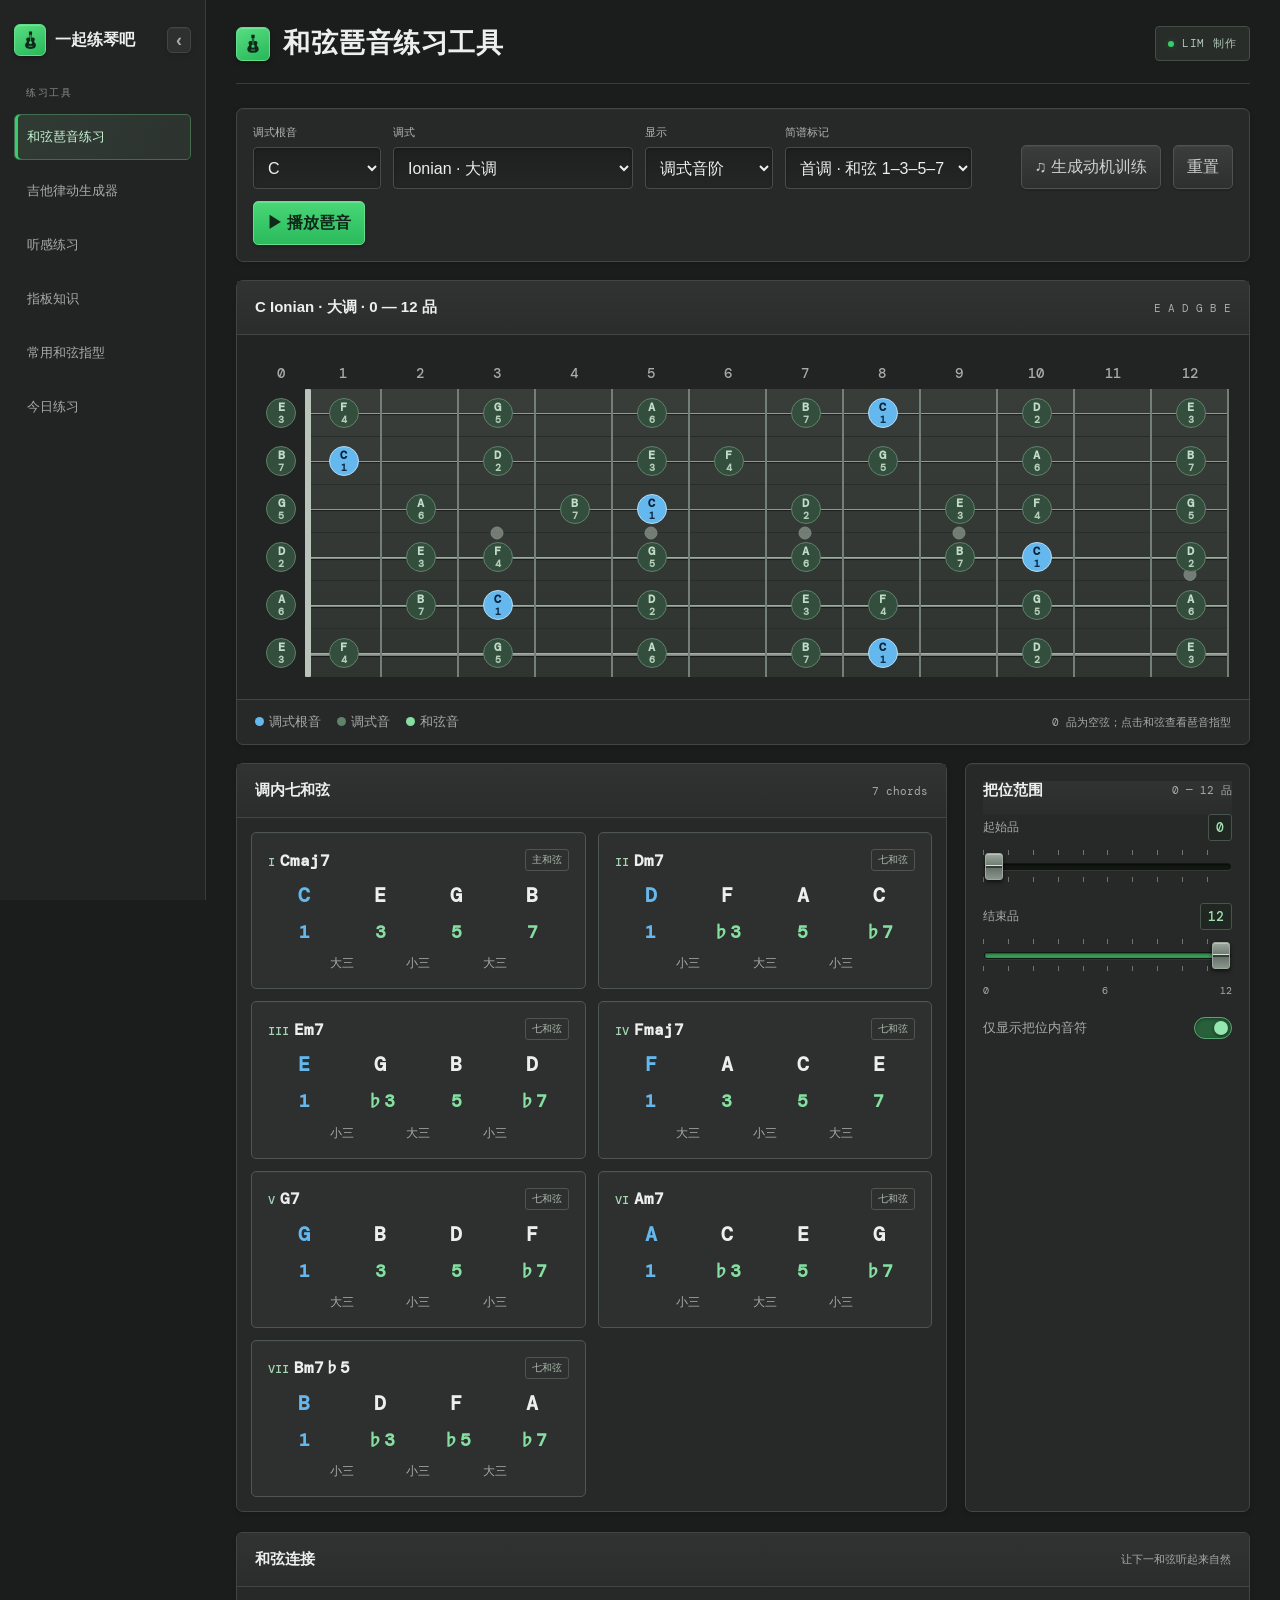
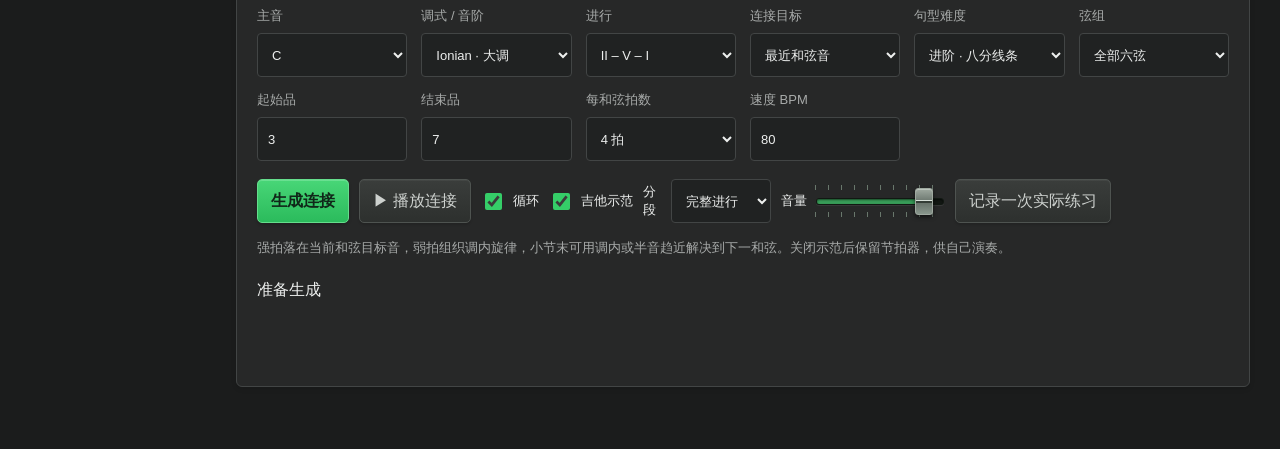
<file: green-ui/index.html>
<!doctype html>
<html lang="zh-CN">
<head>
  <meta charset="UTF-8" />
  <meta name="viewport" content="width=device-width, initial-scale=1.0" />
  <title>一起练琴吧 · 吉他练习工具</title>
  <link rel="preconnect" href="https://fonts.googleapis.com">
  <link rel="preconnect" href="https://fonts.gstatic.com" crossorigin>
  <link href="https://fonts.googleapis.com/css2?family=DM+Mono:wght@400;500&family=Space+Grotesk:wght@400;500;600;700&display=swap" rel="stylesheet">
  <style>
    :root{--bg:#0b0e12;--panel:#131820;--panel2:#1a2029;--line:#2a323d;--muted:#8b96a5;--text:#eef2f6;--accent:#FF6A3B;--accent2:#ef9b65;--root:#4aa8ff;--root-soft:#9bd4ff}
    *{box-sizing:border-box}body{margin:0;background:radial-gradient(900px 500px at 75% -10%,#26313c 0%,transparent 60%),var(--bg);color:var(--text);font-family:'Space Grotesk',sans-serif;min-height:100vh}button,select{font:inherit;color:inherit}
    .app{display:grid;grid-template-columns:220px 1fr;min-height:100vh}.sidebar{padding:24px 16px;border-right:1px solid var(--line);background:#0d1116;display:flex;flex-direction:column;gap:24px}.platform-brand{display:flex;align-items:center;gap:10px;font-weight:600;letter-spacing:-.3px}.platform-brand .mark{width:32px;height:32px;font-size:16px}.platform-name{font-size:17px}.menu-label{font:10px 'DM Mono';letter-spacing:.12em;color:var(--muted);text-transform:uppercase;margin-bottom:8px}.tool-nav{display:grid;gap:7px}.tool-nav button{border:1px solid transparent;background:transparent;color:var(--muted);text-align:left;border-radius:8px;padding:11px 12px;cursor:pointer;font-size:13px}.tool-nav button:hover,.tool-nav button.active{background:var(--panel2);color:var(--text);border-color:var(--line)}.sidebar-note{margin-top:auto;color:var(--muted);font-size:12px;line-height:1.5;padding:12px;border:1px solid var(--line);border-radius:9px;background:var(--panel)}.mark{width:36px;height:36px;border-radius:10px;background:var(--accent);display:grid;place-items:center;color:#21140f;font-size:18px;font-weight:700;flex:0 0 auto}.eyebrow{font:11px 'DM Mono';letter-spacing:.12em;color:var(--muted);text-transform:uppercase}
    main{padding:28px 36px 45px;max-width:1420px;width:100%;margin:auto}.topbar{display:flex;justify-content:space-between;align-items:flex-start;gap:24px;margin-bottom:26px}.title-area{min-width:0;flex:1}.title-lockup{display:flex;align-items:center;gap:16px;min-width:0}.title-copy{min-width:0}.title-line{display:flex;align-items:baseline;gap:14px;flex-wrap:wrap}.topbar h1{margin:0;font-size:30px;line-height:1.2;letter-spacing:-1px}.tool-name{font:500 13px 'DM Mono';color:var(--muted);letter-spacing:.04em;white-space:nowrap}.topbar p{margin:12px 0 0;color:var(--muted);font-size:14px}.status{display:flex;gap:8px;align-items:center;padding:9px 12px;border:1px solid var(--line);border-radius:8px;color:var(--muted);font:12px 'DM Mono'}.status.credit{color:var(--accent2);border-color:rgba(255,106,59,.55);background:rgba(255,106,59,.08);letter-spacing:.08em;white-space:nowrap}
    .controls{display:flex;gap:12px;align-items:end;padding:15px;background:var(--panel);border:1px solid var(--line);border-radius:12px;margin-bottom:22px}.field{display:grid;gap:7px;min-width:128px}.field label{font:11px 'DM Mono';color:var(--muted);text-transform:uppercase}.field select,.field input[type=number]{background:var(--panel2);border:1px solid var(--line);border-radius:7px;padding:9px 11px;outline:none;color:var(--text)}.field select:focus,.field input:focus{border-color:var(--accent)}.spacer{flex:1}.btn{border:1px solid var(--line);background:transparent;border-radius:7px;padding:9px 13px;cursor:pointer;color:var(--muted)}.btn:hover{color:var(--text);border-color:#596474}.btn.primary{background:var(--accent);border-color:var(--accent);color:#1c1210;font-weight:600}
    .rhythm-panel{display:none}.rhythm-panel.active{display:block}.rhythm-hero{display:flex;justify-content:space-between;align-items:flex-end;gap:18px;margin-bottom:20px}.rhythm-hero h2{font-size:24px;margin:0 0 6px}.rhythm-hero p{margin:0;color:var(--muted);font-size:13px}.rhythm-controls{display:grid;grid-template-columns:repeat(4,minmax(0,1fr));gap:12px;margin-bottom:18px}.rhythm-controls .field{min-width:0}.rhythm-card{padding:20px}.rhythm-meta{display:flex;gap:16px;flex-wrap:wrap;color:var(--muted);font:11px 'DM Mono';margin-bottom:18px}.rhythm-grid{display:grid;grid-template-columns:repeat(16,minmax(0,1fr));gap:6px}.rhythm-step{min-height:88px;background:#202830;border:1px solid #3b4651;border-radius:8px;display:flex;flex-direction:column;align-items:center;justify-content:center;gap:7px}.rhythm-step .count{font:10px 'DM Mono';color:#7e8a98}.rhythm-step .symbol{font:600 22px 'DM Mono';color:var(--text)}.rhythm-step.hit{background:rgba(255,106,59,.16);border-color:rgba(255,106,59,.5)}.rhythm-step.rest{background:#172027;color:#74808d}.rhythm-step.accent .symbol{color:var(--accent2)}.rhythm-actions{display:flex;justify-content:flex-end;gap:9px;margin-top:18px}.rhythm-hint{margin:0;color:var(--muted);font-size:12px;line-height:1.5}
    .grid{display:block}.card{background:var(--panel);border:1px solid var(--line);border-radius:12px}.card-head{display:flex;justify-content:space-between;align-items:center;padding:17px 18px;border-bottom:1px solid var(--line)}.card-head h2{font-size:15px;margin:0}.small{font:11px 'DM Mono';color:var(--muted)}
    .fret-wrap{padding:18px;overflow:auto}.fretboard{min-width:760px;position:relative;padding-left:48px}.strings{display:grid;gap:0;border-left:6px solid #c5cbd0;border-right:1px solid #59616a;background:linear-gradient(90deg,#b7b3a8,#6e6d68 35%,#b7b3a8 70%,#66645e);border-radius:3px;overflow:hidden}.string{height:42px;border-bottom:1px solid #3c3f40;position:relative}.string:last-child{border-bottom:0}.string:before{content:'';position:absolute;left:0;right:0;top:50%;height:var(--thick);background:#d5d8d8;box-shadow:0 1px 2px #202020}.frets{position:absolute;inset:0 0 0 48px;display:grid;grid-template-columns:repeat(12,1fr);pointer-events:none}.fret{border-right:2px solid #8e9698;position:relative;background:linear-gradient(90deg,rgba(255,255,255,.02),rgba(0,0,0,.045))}.fret:nth-child(4){border-right:3px solid #d3c3aa;box-shadow:3px 0 0 rgba(24,28,31,.8),8px 0 12px rgba(220,190,145,.14)}.fret:first-child{border-left:1px solid #aeb5b5}.fret:nth-child(3)::after,.fret:nth-child(5)::after,.fret:nth-child(7)::after,.fret:nth-child(9)::after,.fret:nth-child(12)::before,.fret:nth-child(12)::after{content:'';position:absolute;left:50%;width:11px;height:11px;transform:translateX(-50%);border-radius:50%;background:#4b5359;border:1px solid rgba(255,255,255,.28);box-shadow:0 1px 2px rgba(0,0,0,.48),inset 0 1px rgba(255,255,255,.12);z-index:1}.fret:nth-child(3)::after,.fret:nth-child(5)::after,.fret:nth-child(7)::after,.fret:nth-child(9)::after{top:50%;transform:translate(-50%,-50%)}.fret:nth-child(12)::before{top:38%;transform:translateX(-50%)}.fret:nth-child(12)::after{top:62%;transform:translateX(-50%)}.fret span{position:absolute;top:-22px;left:50%;transform:translateX(-50%);font:11px 'DM Mono';color:var(--muted)}.nut{position:absolute;left:0;top:0;bottom:0;width:6px;background:#e6e7e4;border-radius:2px}.notes{position:absolute;inset:0 0 0 48px;display:grid;grid-template-columns:repeat(12,1fr);grid-template-rows:repeat(6,42px);align-items:center;justify-items:center}.note{width:30px;height:30px;border-radius:50%;display:flex;flex-direction:column;align-items:center;justify-content:center;background:#202830;color:#aeb8c2;font:700 10px 'DM Mono';line-height:1.02;border:1px solid #3b4651;transition:.18s}.note small{display:block;font:700 8px 'DM Mono';opacity:.9;line-height:1;margin-top:2px}.note.root{background:var(--root);border-color:var(--root-soft);color:#071725;font-weight:700}.note.scale{background:#30443f;color:#9ee0bf;border-color:#4b7465}.note.chord{background:var(--accent2);color:#2b1710;border-color:#ffc29a;font-weight:700}.note.chord.root{background:var(--root);border-color:var(--root-soft);color:#071725}.note.dim{background:#44333a;color:#e7a8b9}
    .legend{display:flex;gap:16px;align-items:center;padding:13px 18px;border-top:1px solid var(--line);font-size:11px;color:var(--muted)}.legend b{display:inline-block;width:9px;height:9px;border-radius:50%;margin-right:5px;background:var(--root)}.legend .s{background:#30443f}.legend .c{background:var(--accent2)}
    .side{display:grid;grid-template-columns:minmax(0,1fr) 300px;gap:22px;align-content:start;margin-top:22px}.chords{padding:12px;display:grid;grid-template-columns:repeat(2,minmax(0,1fr));gap:10px}.chords .chord{padding:13px 12px;border:1px solid #35404d;background:#19212a;border-radius:8px;cursor:pointer;display:grid;grid-template-rows:auto auto auto auto;align-items:stretch;gap:9px;min-width:0}.chords .chord:hover{background:#202a35;border-color:#536174}.chords .chord.selected{background:#2b211e;border-color:var(--accent)}.chord-head{display:flex;justify-content:space-between;align-items:center;gap:8px;min-width:0}.chord-heading{display:flex;align-items:baseline;gap:5px;min-width:0}.chords .chord .roman{font:500 12px 'DM Mono',monospace;color:var(--accent2);width:auto;flex:0 0 auto}.chords .chord .name{font:600 14px 'DM Mono',monospace;white-space:nowrap}.chord-note-row,.chord-degree-row{display:grid;grid-template-columns:repeat(4,minmax(0,1fr));gap:4px;min-width:0}.chord-note-row span,.chord-degree-row span{display:block;text-align:center;white-space:nowrap;font-family:'DM Mono',monospace;font-variant-numeric:tabular-nums}.chord-note-row span{font-size:18px;line-height:1.35;font-weight:600;color:var(--text)}.chord-degree-row span{font-size:16px;line-height:1.35;font-weight:600;color:var(--accent2)}.chord-note-row span.root-tone,.chord-degree-row span.root-tone{color:var(--root)}.chord-interval-row{display:grid;grid-template-columns:repeat(3,minmax(0,1fr));margin:0 12.5%;gap:4px;min-width:0}.chord-interval-row span{display:block;font:500 10px 'DM Mono',monospace;color:var(--muted);font-variant-numeric:tabular-nums;text-align:center;white-space:nowrap}.badge{font:500 10px 'DM Mono',monospace;padding:3px 6px;border:1px solid var(--line);border-radius:4px;color:var(--muted);white-space:nowrap;flex:0 0 auto}
    .position{padding:17px}.range-row{display:flex;justify-content:space-between;font:12px 'DM Mono';margin-bottom:12px;color:var(--muted)}input[type=range]{width:100%;accent-color:var(--accent)}.range-labels{display:flex;justify-content:space-between;color:#65707c;font:10px 'DM Mono';margin-top:6px}.toggle{display:flex;justify-content:space-between;align-items:center;margin-top:20px;color:var(--muted);font-size:13px}.switch{width:38px;height:22px;background:#2e3741;border-radius:99px;padding:3px;cursor:pointer}.switch i{display:block;width:16px;height:16px;background:#8d98a4;border-radius:50%;transition:.2s}.switch.on{background:var(--accent)}.switch.on i{transform:translateX(16px);background:#24120d}
    /* Larger reading labels retain the existing marker dimensions and controls. */
    .fretboard .note{font-size:12px}.fretboard .note small{font-size:10px;margin-top:1px}.fretboard .fret span,.fretboard .open-label{font-size:14px}.legend{font-size:13px}
    .motif-volume{display:grid;grid-template-columns:1fr auto;gap:8px;margin-top:18px;font-size:14px;color:var(--muted)}.motif-volume output{font-family:monospace;color:var(--text)}.motif-volume input{grid-column:1/-1;min-height:32px;margin:0}
    /* Extra vertical breathing room keeps fret labels clear of the strings. */
    .fretboard{padding-top:32px}.frets,.notes{top:32px}.frets{z-index:2}.notes{left:48px;right:0;z-index:3;grid-template-columns:repeat(12,minmax(0,1fr))}.nut{left:48px;top:32px;z-index:2}.strings{overflow:visible}.string{height:48px}.notes{grid-template-rows:repeat(6,48px)}.open-notes{position:absolute;left:0;top:32px;bottom:0;width:48px;display:grid;grid-template-rows:repeat(6,48px);align-items:center;justify-items:center;z-index:3;pointer-events:none}.fret span{top:-25px;font-size:12px;font-weight:500}.open-label{position:absolute;left:24px;top:7px;z-index:4;transform:translateX(-50%);font:500 12px 'DM Mono';color:var(--muted)}
    .note.chord{width:30px;height:30px;padding:0;border-radius:8px;display:flex;flex-direction:column;align-items:center;justify-content:center;font-weight:700;line-height:1.02}.note.chord.root{background:var(--root);border-color:var(--root-soft);color:#071725}.note.chord small{font-weight:700}.note.open-muted{background:#1a2027;color:#697482;border-color:#303944}
    .fret:nth-child(4){border-right:2px solid #8e9698;box-shadow:none}.fret:nth-child(4)::after{display:none}
    .modal-backdrop{position:fixed;inset:0;z-index:30;display:none;align-items:center;justify-content:center;padding:18px;background:rgba(4,7,11,.78);backdrop-filter:blur(5px)}.modal-backdrop.open{display:flex}.motif-modal{width:min(580px,100%);max-height:calc(100vh - 36px);overflow:auto;background:var(--panel);border:1px solid #43505f;border-radius:14px;box-shadow:0 24px 70px rgba(0,0,0,.45)}.motif-head{display:flex;align-items:flex-start;justify-content:space-between;gap:14px;padding:20px 20px 15px;border-bottom:1px solid var(--line)}.motif-head h2{margin:0;font-size:19px;letter-spacing:-.3px}.motif-head p{margin:6px 0 0;color:var(--muted);font:11px 'DM Mono'}.modal-close{width:34px;height:34px;padding:0;border:1px solid var(--line);border-radius:8px;background:transparent;color:var(--muted);font-size:22px;line-height:1;cursor:pointer}.modal-close:hover{color:var(--text);border-color:#596474}.motif-body{padding:18px 20px 20px}.motif-section-label{margin:0 0 10px;color:var(--muted);font:10px 'DM Mono';letter-spacing:.1em;text-transform:uppercase}.motif-tones{display:grid;grid-template-columns:repeat(4,minmax(0,1fr));gap:8px;margin-bottom:20px}.motif-tone{display:flex;align-items:center;justify-content:space-between;gap:8px;padding:9px 10px;background:var(--panel2);border:1px solid var(--line);border-radius:8px}.motif-tone b{font:700 13px 'DM Mono';color:var(--text)}.motif-tone small{font:700 11px 'DM Mono';color:var(--accent2)}.motif-tone.root-tone{border-color:rgba(74,168,255,.65)}.motif-tone.root-tone b,.motif-tone.root-tone small{color:var(--root)}.motif-sequence{display:grid;grid-template-columns:repeat(8,minmax(0,1fr));gap:7px}.motif-step{min-height:76px;display:flex;flex-direction:column;align-items:center;justify-content:center;gap:3px;background:#202830;border:1px solid #3b4651;border-radius:9px}.motif-step .beat{font:10px 'DM Mono';color:#7e8a98}.motif-step b{font:700 16px 'DM Mono';color:var(--text)}.motif-step small{font:700 10px 'DM Mono';color:var(--accent2)}.motif-step.root-step{background:rgba(74,168,255,.16);border-color:rgba(74,168,255,.65)}.motif-step.root-step b,.motif-step.root-step small{color:var(--root)}.motif-hint{margin:16px 0 0;padding:11px 12px;border-left:2px solid var(--accent);background:#1b2027;color:var(--muted);font-size:12px;line-height:1.5}.motif-actions{display:flex;justify-content:flex-end;gap:9px;margin-top:18px}.motif-actions .btn{min-height:40px}.motif-actions .btn.primary{color:#1c1210}
    @media(max-width:900px){.app{grid-template-columns:180px 1fr}.sidebar{padding:18px 12px}main{padding:20px 16px}.side{grid-template-columns:1fr}.controls{flex-wrap:wrap}.spacer{display:none}.btn,.field select,.field input[type=number]{min-height:44px}.fret-wrap{padding:14px}.fretboard{min-width:700px}.title-lockup{gap:14px}.mark{width:36px;height:36px;font-size:18px}.rhythm-controls{grid-template-columns:repeat(2,minmax(0,1fr))}}@media(max-width:620px){.app{display:block}.sidebar{position:static;border-right:0;border-bottom:1px solid var(--line);padding:12px 16px;display:block}.platform-brand{margin-bottom:10px}.tool-nav{grid-template-columns:repeat(2,minmax(0,1fr))}.sidebar-note{display:none}.side{grid-template-columns:1fr}.chords{grid-template-columns:1fr}.topbar{display:block}.title-lockup{align-items:flex-start;gap:12px}.mark{width:32px;height:32px;font-size:16px}.status{margin-top:16px;width:max-content}.topbar h1{font-size:26px}.fretboard{min-width:650px}.string{height:44px}.notes{grid-template-rows:repeat(6,44px)}.open-notes{grid-template-rows:repeat(6,44px)}.note,.note.chord{width:27px;height:27px}.rhythm-controls{grid-template-columns:1fr 1fr}.rhythm-grid{grid-template-columns:repeat(8,minmax(0,1fr))}.rhythm-step{min-height:70px}.rhythm-actions{flex-direction:column}.rhythm-actions .btn{width:100%}.motif-body{padding:16px}.motif-tones{gap:6px}.motif-tone{padding:8px 7px;display:grid;justify-items:center;gap:3px}.motif-sequence{grid-template-columns:repeat(4,minmax(0,1fr));gap:6px}.motif-step{min-height:68px}.motif-actions{flex-direction:column-reverse}.motif-actions .btn{width:100%}}@media(max-width:480px){.title-lockup{flex-wrap:wrap;row-gap:10px}.title-copy{flex:1 1 180px}.topbar p{margin-top:10px}.title-line{gap:8px}.rhythm-controls{grid-template-columns:1fr}.rhythm-grid{grid-template-columns:repeat(4,minmax(0,1fr))}.chords .chord{gap:8px}.chord-interval-row span{font-size:10px}}
    main{min-width:0;margin:0 auto}.controls{flex-wrap:wrap}.topbar h1,.platform-brand{letter-spacing:0}.rhythm-card{padding:0;background:none;border:0}.rhythm-bar{border-top:1px solid var(--line);padding:18px 0}.rhythm-bar-head{display:flex;justify-content:space-between;align-items:center;gap:12px;margin-bottom:12px}.rhythm-bar-head strong{font-family:'DM Mono',monospace}.rhythm-bar-head small{display:block;color:var(--muted);margin-top:6px;font-family:monospace}.rhythm-grid{grid-template-columns:repeat(var(--steps),minmax(38px,1fr));overflow-x:auto;padding:3px 2px 10px}.rhythm-step{min-height:78px;gap:5px}.rhythm-step.current{outline:2px solid var(--root);background:#203d49}.rhythm-step small{font:11px monospace}.rhythm-options{display:flex;gap:20px;flex-wrap:wrap;margin:18px 0}.rhythm-options label{display:flex;align-items:center;gap:8px;min-height:44px}.rhythm-options input{accent-color:var(--accent)}.rhythm-actions{flex-wrap:wrap;margin-bottom:20px}.rhythm-controls select{width:100%}.btn{min-height:44px}.sidebar-note,.rhythm-hero,#pageSubtitle{display:none}@media(max-width:1100px){.side{grid-template-columns:1fr}.app{grid-template-columns:175px minmax(0,1fr)}main{padding:24px 18px}}@media(max-width:820px){.app{display:block}.sidebar{padding:14px 18px;border-right:0;border-bottom:1px solid var(--line);gap:12px}.tool-nav{grid-template-columns:1fr 1fr}.menu-label{display:none}.platform-brand{margin-bottom:0}.topbar h1{font-size:24px}.rhythm-controls{grid-template-columns:repeat(2,minmax(0,1fr))}}@media(max-width:480px){.rhythm-step{min-height:68px}.rhythm-bar-head{align-items:flex-start}.rhythm-bar-head small{max-width:220px;line-height:1.7}.legend{flex-wrap:wrap}}
    .rhythm-section{padding:18px 0;border-top:1px solid var(--line)}.rhythm-section h3{margin:0 0 14px;font:600 13px 'DM Mono';color:var(--text)}.rhythm-chipset{display:flex;flex-wrap:wrap;gap:7px}.rhythm-chip{min-height:38px;padding:8px 11px;border:1px solid var(--line);border-radius:7px;background:var(--panel);color:var(--muted);cursor:pointer}.rhythm-chip.active{border-color:var(--accent);background:rgba(255,106,59,.13);color:var(--text)}.track-mixer{display:grid;grid-template-columns:repeat(3,minmax(0,1fr));gap:10px}.track-strip{padding:12px;border:1px solid var(--line);border-radius:8px;background:var(--panel)}.track-strip label{display:flex;justify-content:space-between;gap:8px;margin-bottom:9px}.rhythm-detail-grid{display:grid;grid-template-columns:1.5fr 1fr;gap:16px;margin-top:18px}.rhythm-detail{padding:16px;border:1px solid var(--line);background:var(--panel);border-radius:8px}.rhythm-detail h3{margin:0 0 10px;font-size:13px}.path-notes{display:flex;flex-wrap:wrap;gap:7px}.path-note{padding:7px 9px;border-radius:6px;background:#202830;border:1px solid #3b4651;font:11px 'DM Mono'}.path-note.root{border-color:var(--root);color:var(--root-soft)}@media(max-width:820px){.track-mixer,.rhythm-detail-grid{grid-template-columns:1fr}}
.sidebar{position:sticky;top:0;align-self:start;height:100vh;height:100dvh;overflow-y:auto}.app.sidebar-collapsed{grid-template-columns:76px 1fr}.sidebar-collapsed .sidebar{padding:16px 10px;align-items:center}.sidebar-collapsed .platform-brand{width:100%;justify-content:center;flex-wrap:wrap}.sidebar-collapsed .platform-name,.sidebar-collapsed .menu-label,.sidebar-collapsed .sidebar-note{display:none}.sidebar-collapsed .tool-nav{width:100%}.sidebar-collapsed .tool-nav button{font-size:0;text-align:center;padding:12px 4px}.sidebar-collapsed #navChord:before{content:'♫';font-size:20px}.sidebar-collapsed #navRhythm:before{content:'♬';font-size:20px}.platform-brand{cursor:pointer}.platform-brand:after{content:'‹';margin-left:auto;width:24px;height:24px;display:grid;place-items:center;border:1px solid var(--line);border-radius:5px;color:var(--muted);font-size:18px}.sidebar-collapsed .platform-brand:after{content:'›';margin-left:0}@media(max-width:820px){.sidebar{position:static;height:auto;overflow:visible}}
</style>
<link rel="stylesheet" href="groove.css">
<link rel="stylesheet" href="fretboard-knowledge.css">
<link rel="stylesheet" href="chord-shapes.css">
<link rel="stylesheet" href="green-ui.css">
<link rel="stylesheet" href="ear.css">
<link rel="stylesheet" href="training.css">
</head>
<body>
<div class="app"><aside class="sidebar"><div class="platform-brand"><div class="mark" aria-hidden="true"><svg class="guitar-logo" viewBox="0 0 40 40" focusable="false" aria-hidden="true"><path fill-rule="evenodd" d="M17 3h6v6h-1v6c4-2 7 1 6 4-.8 2-2 3 0 5 3 3 3 6 1 9-3 4-15 4-18 0-2-3-2-6 1-9 2-2 .8-3 0-5-1-3 2-6 6-4V9h-1V3Zm6 21a3 3 0 1 1-6 0 3 3 0 0 1 6 0Z"/><path d="M17 31h6M20 10v10" fill="none" stroke="#45d577" stroke-width="1.3" stroke-linecap="round"/></svg></div><span class="platform-name">一起练琴吧</span></div><div><div class="menu-label">练习工具</div><nav class="tool-nav" aria-label="练习工具导航"><button class="active" id="navChord" type="button">和弦琶音练习</button><button id="navRhythm" type="button">吉他律动生成器</button></nav></div><div class="sidebar-note">把每天的练习拆成一个小节，先听，再弹，慢慢建立稳定律动。</div></aside><main><div class="topbar"><div class="title-area"><div class="title-lockup"><div class="mark" role="img" aria-label="吉他图标"><svg class="guitar-logo" viewBox="0 0 40 40" focusable="false" aria-hidden="true"><path fill-rule="evenodd" d="M17 3h6v6h-1v6c4-2 7 1 6 4-.8 2-2 3 0 5 3 3 3 6 1 9-3 4-15 4-18 0-2-3-2-6 1-9 2-2 .8-3 0-5-1-3 2-6 6-4V9h-1V3Zm6 21a3 3 0 1 1-6 0 3 3 0 0 1 6 0Z"/><path d="M17 31h6M20 10v10" fill="none" stroke="#45d577" stroke-width="1.3" stroke-linecap="round"/></svg></div><div class="title-copy"><div class="title-line"><h1 id="pageTitle">和弦琶音练习工具</h1></div></div></div><p id="pageSubtitle">探索调内七和弦，在指板上锁定你的下一个把位。</p></div><div class="status credit" aria-label="作者注释">LIM 制作</div></div>
<section class="rhythm-panel" id="rhythmPanel"></section>
<section class="controls"><div class="field"><label>调式根音</label><select id="root"><option>C</option><option>C♯</option><option>D</option><option>E♭</option><option>E</option><option>F</option><option>F♯</option><option>G</option><option>A♭</option><option>A</option><option>B♭</option><option>B</option></select></div><div class="field"><label>调式</label><select id="mode"><option value="major">Ionian · 大调</option><option value="dorian">Dorian · 多利亚</option><option value="mixolydian">Mixolydian · 混合利底亚</option><option value="minor">Aeolian · 自然小调</option></select></div><div class="field"><label>显示</label><select id="display"><option value="scale">调式音阶</option><option value="chord">当前和弦</option></select></div><div class="field"><label>简谱标记</label><select id="notation"><option value="movable">首调 · 和弦 1–3–5–7</option><option value="fixed">固定调 · C=1</option></select></div><div class="spacer"></div><button class="btn" id="motifBtn" type="button" aria-haspopup="dialog" aria-controls="motifModal">♫ 生成动机训练</button><button class="btn" id="reset" type="button">重置</button><button class="btn primary" id="play" type="button">▶ 播放琶音</button></section>
<div class="grid"><section class="card"><div class="card-head"><h2 id="boardTitle">C Ionian · 0 — 12 品</h2><span class="small">E A D G B E</span></div><div class="fret-wrap"><div class="fretboard"><div class="frets" id="frets"></div><div class="open-label">0</div><div class="strings" id="strings"></div><div class="nut"></div><div class="open-notes" id="openNotes"></div><div class="notes" id="notes"></div></div></div><div class="legend"><span><b></b><span id="rootLegend">调式根音</span></span><span><b class="s"></b>调式音</span><span><b class="c"></b>和弦音</span><span class="small" style="margin-left:auto">0 品为空弦；点击和弦查看琶音指型</span></div></section>
<aside class="side"><section class="card"><div class="card-head"><h2>调内七和弦</h2><span class="small" id="chordCount">7 chords</span></div><div class="chords" id="chords"></div></section><section class="card position"><div class="card-head" style="padding:0 0 14px;border:0"><h2>把位范围</h2><span class="small" id="rangeText">0 — 12 品</span></div><div class="range-row"><span>起始品</span><span id="startVal">0</span></div><input id="start" type="range" min="0" max="12" value="0"><div class="range-row" style="margin-top:14px"><span>结束品</span><span id="endVal">12</span></div><input id="end" type="range" min="0" max="12" value="12"><div class="range-labels"><span>0</span><span>6</span><span>12</span></div><div class="toggle"><span>仅显示把位内音符</span><div class="switch on" id="switch"><i></i></div></div></section></aside></div></main></div>
<div class="modal-backdrop" id="motifModal" aria-hidden="true"><div class="motif-modal" role="dialog" aria-modal="true" aria-labelledby="motifTitle" tabindex="-1"><div class="motif-head"><div><h2 id="motifTitle">和弦动机训练</h2><p id="motifContext">只使用当前和弦内音</p></div><button class="modal-close" id="motifClose" type="button" aria-label="关闭动机训练">×</button></div><div class="motif-body"><p class="motif-section-label">Chord tones · 和弦内音</p><div class="motif-tones" id="motifTones"></div><p class="motif-section-label">Motif · 八拍简谱</p><div class="motif-sequence" id="motifSequence" aria-live="polite"></div><p class="motif-hint" id="motifHint">先用拍手或脚打出八拍，再唱简谱；熟悉后在当前把位寻找相同音级。</p><label class="motif-volume" for="practiceVolume"><span>播放音量（琶音 / 动机）</span><output id="practiceVolumeValue" for="practiceVolume">80%</output><input id="practiceVolume" type="range" min="0" max="100" value="80" step="1" aria-label="琶音和动机播放音量"></label><div class="motif-actions"><button class="btn" id="regenerateMotif" type="button">↻ 换一条动机</button><button class="btn primary" id="playMotif" type="button">▶ 播放动机</button></div></div></div></div>
<script src="sample-bank.js"></script>
<script src="groove-engine.js"></script>
<script src="practice-catalog.js"></script>
<script src="groove-app.js"></script>
<script>
const chrom=['C','C♯','D','E♭','E','F','F♯','G','A♭','A','B♭','B'], fixedDegreeLabels=['1','♯1','2','♭3','3','4','♯4','5','♭6','6','♭7','7'], tuning=[4,11,7,2,9,4];
const modes=Object.fromEntries(Object.entries(GrooveEngine.scales).map(([id,interval])=>[id,{name:PracticeCatalog.scales[id],interval}]));
let state={root:0,mode:'major',display:'scale',notation:'movable',start:0,end:12,only:true,chord:-1};
const $=id=>document.getElementById(id);function noteName(n){return chrom[(n+12)%12]}
function degreeLabel(interval,index){return PracticeCatalog.degree(state.mode,interval);}
const thirdNames={2:'减三',3:'小三',4:'大三',5:'增三'};function chordIntervalPattern(pitches){return pitches.slice(0,-1).map((pitch,i)=>{const semitones=(pitches[i+1]-pitch+12)%12;return thirdNames[semitones]||`${semitones} 半音`}).join(' - ')}
function chordDegreeLabel(pitch,root){const semitones=(pitch-root+12)%12;return ({0:'1',3:'♭3',4:'3',6:'♭5',7:'5',8:'♭6',9:'6',10:'♭7',11:'7'})[semitones]||String(semitones)}function notationLabel(pitch,modeIntervals,degree,chordRoot,inChord){if(state.notation==='fixed')return fixedDegreeLabels[(pitch+12)%12];if(state.chord>=0&&chordRoot!==undefined&&inChord)return chordDegreeLabel(pitch,chordRoot);return degreeLabel(modeIntervals[degree],degree)}
function currentHarmony(degree=state.chord){return PracticeCatalog.chord(state.mode,state.root,Math.max(0,degree));}
function render(){
 const m=modes[state.mode],scale=m.interval.map(x=>(state.root+x)%12),h=state.chord>=0?currentHarmony():null,rootPitch=h?h.root:state.root,chordPitches=h?h.pcs:[];
 $('display').value=state.display;$('notation').value=state.notation;$('start').value=state.start;$('end').value=state.end;$('switch').classList.toggle('on',state.only);
 $('boardTitle').textContent=noteName(state.root)+' '+m.name+' · '+state.start+' — '+state.end+' 品';
 $('rootLegend').textContent=h?'和弦根音':'调式根音';$('rangeText').textContent=state.start+' — '+state.end+' 品';$('startVal').textContent=state.start;$('endVal').textContent=state.end;
 const parent=PracticeCatalog.parentScale(state.mode);
 $('chordCount').textContent=parent===state.mode?'7 chords':'母调七和弦 · '+PracticeCatalog.scales[parent];
 $('chordCount').title=parent===state.mode?'调式内三度堆叠':'与律动生成器一致：五声 / Blues 使用对应母调七和弦，部分和弦音不在所选音阶内';
 $('frets').innerHTML=Array.from({length:12},(_,i)=>'<div class="fret"><span>'+(i+1)+'</span></div>').join('');
 $('strings').innerHTML=Array.from({length:6},(_,i)=>'<div class="string" style="--thick:'+(1+i*.35)+'px"></div>').join('');
 let html='',openHtml='';
 for(let s=0;s<6;s++)for(let f=0;f<=12;f++){
  const p=(tuning[s]+f)%12,degree=scale.indexOf(p),inScale=degree>=0,inChord=chordPitches.includes(p),visible=!state.only||f>=state.start&&f<=state.end;
  if(f>0&&(!visible||!(inChord||inScale)))continue;
  const label=inChord||inScale?notationLabel(p,m.interval,degree,rootPitch,inChord):'—';
  let cls=inScale?'note scale':'note open-muted';
  if(h&&inChord)cls='note chord'+(p===rootPitch?' root':'');else if(!h&&p===rootPitch)cls='note root';
  const marker='<div class="'+cls+'" style="'+(f?'grid-column:'+f+';':'')+'grid-row:'+(s+1)+'" title="'+noteName(p)+(f?' · 简谱 '+label:' · 空弦 · '+label)+'">'+noteName(p)+'<small>'+label+'</small></div>';
  if(f)html+=marker;else openHtml+=marker;
 }
 $('notes').innerHTML=html;$('openNotes').innerHTML=openHtml;
 $('chords').innerHTML=Array.from({length:7},(_,i)=>{
  const chord=currentHarmony(i),tones=chord.pcs,parts=chordIntervalPattern(tones).split(' - ');
  return '<div class="chord '+(i===state.chord?'selected':'')+'" data-i="'+i+'"><div class="chord-head"><div class="chord-heading"><span class="roman">'+['I','II','III','IV','V','VI','VII'][i]+'</span><span class="name">'+chord.name+'</span></div><span class="badge">'+(i===0?'主和弦':'七和弦')+'</span></div><div class="chord-note-row" aria-label="和弦音名">'+tones.map((p,n)=>'<span class="'+(!n?'root-tone':'')+'">'+noteName(p)+'</span>').join('')+'</div><div class="chord-degree-row" aria-label="简谱音级">'+tones.map((p,n)=>'<span class="'+(!n?'root-tone':'')+'">'+(state.notation==='fixed'?fixedDegreeLabels[p]:chordDegreeLabel(p,chord.root))+'</span>').join('')+'</div><div class="chord-interval-row">'+parts.map(p=>'<span>'+p+'</span>').join('')+'</div></div>';
 }).join('');
 document.querySelectorAll('.chords .chord').forEach(c=>c.onclick=()=>{state.chord=+c.dataset.i;state.display='chord';render();});
 if($('motifModal').classList.contains('open'))renderMotif();
}
$('mode').innerHTML=Object.entries(PracticeCatalog.scales).map(([id,name])=>'<option value="'+id+'">'+name+'</option>').join('');
$('mode').value='major';
['root','mode','display','notation'].forEach(id=>$(id).onchange=e=>{state[id]=id==='root'?chrom.indexOf(e.target.value):e.target.value;if(id==='display'){if(state.display==='scale')state.chord=-1;else if(state.chord<0)state.chord=0}else if(id!=='notation'){state.chord=-1;if(state.display==='chord')state.chord=0}render()});['start','end'].forEach(id=>$(id).oninput=e=>{state[id]=+e.target.value;if(state.start>state.end){if(id==='start')state.end=state.start;else state.start=state.end}render()});$('switch').onclick=()=>{state.only=!state.only;$('switch').classList.toggle('on',state.only);render()};$('reset').onclick=()=>{state={root:0,mode:'major',display:'scale',notation:'movable',start:0,end:12,only:true,chord:-1};$('root').value='C';$('mode').value='major';$('display').value='scale';$('notation').value='movable';$('start').value=0;$('end').value=12;$('switch').classList.add('on');render()};
const motifPatterns=[{steps:[0,1,2,3,2,1,3,0],hint:'上行经过三度后回落，注意每拍的落点。'},{steps:[0,2,1,3,2,0,1,0],hint:'跳进与级进交替，保持八拍的律动均匀。'},{steps:[3,2,1,0,1,2,3,2],hint:'从七音开始倒行，最后回到五音形成悬念。'},{steps:[0,1,0,2,1,3,2,0],hint:'把第一拍的短句移位重复，感受动机发展。'},{steps:[0,3,2,1,3,1,2,0],hint:'根音与七音形成大跳，唱准后再加快速度。'}];let motifIndex=-1,lastMotifPitches=[];
function motifInfo(){const m=modes[state.mode],scale=m.interval.map(x=>(state.root+x)%12),degree=state.chord>=0?state.chord:0,h=currentHarmony(degree);return {m,scale,degree,pitches:h.pcs,root:h.root,type:h.name.slice(GrooveEngine.names[h.root].length),fallback:state.chord<0};}
function motifLabel(pitch,root){return state.notation==='fixed'?fixedDegreeLabels[(pitch+12)%12]:chordDegreeLabel(pitch,root)}
let motifReturnFocus=null;function renderMotif(){const info=motifInfo(),wasOpen=$('motifModal').classList.contains('open');if(motifIndex<0)motifIndex=Math.floor(Math.random()*motifPatterns.length);const pattern=motifPatterns[motifIndex%motifPatterns.length];lastMotifPitches=pattern.steps.map(i=>info.pitches[i]);$('motifTitle').textContent=`${noteName(info.root)}${info.type} · 动机训练`;$('motifContext').textContent=info.fallback?`当前未选和弦，先用 ${noteName(info.root)}${info.type}（I 级）生成`:`仅使用 ${noteName(info.root)}${info.type} 的和弦内音`;$('motifTones').innerHTML=info.pitches.map((p,i)=>`<span class="motif-tone${i===0?' root-tone':''}"><b>${noteName(p)}</b><small>${motifLabel(p,info.root)}</small></span>`).join('');$('motifSequence').innerHTML=lastMotifPitches.map((p,i)=>`<span class="motif-step${p===info.root?' root-step':''}"><span class="beat">${i+1}</span><b>${motifLabel(p,info.root)}</b><small>${noteName(p)}</small></span>`).join('');$('motifHint').textContent=pattern.hint;$('motifModal').classList.add('open');$('motifModal').setAttribute('aria-hidden','false');if(!wasOpen)setTimeout(()=>$('motifClose').focus(),0);}
function closeMotif(){globalThis.TrainingStudio?.stop();if(typeof stopMotifAudio==='function')stopMotifAudio();$('motifModal').classList.remove('open');$('motifModal').setAttribute('aria-hidden','true');if(motifReturnFocus&&motifReturnFocus.focus)motifReturnFocus.focus();motifReturnFocus=null}
$('motifBtn').onclick=()=>{motifReturnFocus=$('motifBtn');if(state.chord<0){state.chord=0;state.display='chord';render()}renderMotif();globalThis.TrainingStudio?.resetMotifView()};$('regenerateMotif').onclick=()=>{motifIndex=(motifIndex+1)%motifPatterns.length;renderMotif()};$('motifClose').onclick=closeMotif;$('motifModal').onclick=e=>{if(e.target===$('motifModal'))closeMotif()};document.addEventListener('keydown',e=>{if(!$('motifModal').classList.contains('open'))return;if(e.code==='Space'&&!e.repeat&&!['INPUT','SELECT','TEXTAREA','BUTTON'].includes(document.activeElement?.tagName)&&document.querySelector('.motif-modal').classList.contains('developing')){e.preventDefault();TrainingStudio.toggleMotif();return}if(e.key==='Escape'){closeMotif();return}if(e.key==='Tab'){const focusables=[...document.querySelectorAll('#motifModal button,#motifModal select,#motifModal input,[tabindex="0"]')].filter(el=>el.getClientRects().length&&!el.disabled),first=focusables[0],last=focusables[focusables.length-1];if(e.shiftKey&&document.activeElement===first){e.preventDefault();last.focus()}else if(!e.shiftKey&&document.activeElement===last){e.preventDefault();first.focus()}}});$('playMotif').onclick=()=>{if(typeof playMotifSequence==='function')playMotifSequence(lastMotifPitches)};
/* Dry steel-string samples shared by arpeggio and motif practice. */
let audioCtx=null, playing=false, playTimer=[], audioBus=null, playGeneration=0;
function makeAudioBus(ctx){const input=ctx.createGain();input.gain.value=.6*Number($('practiceVolume').value)/100;input.connect(ctx.destination);return {input};}
$('practiceVolume').oninput=()=>{const volume=Number($('practiceVolume').value);$('practiceVolumeValue').textContent=volume+'%';if(audioBus&&audioCtx&&audioCtx.state!=='closed')audioBus.input.gain.setTargetAtTime(.6*volume/100,audioCtx.currentTime,.015);};
function pluckGuitarString(ctx,destination,frequency,when,velocity=.78,duration=1.65){
  const midi=69+12*Math.log2(frequency/440),root=Object.keys(practiceSamples).map(Number).sort((a,b)=>Math.abs(a-midi)-Math.abs(b-midi))[0];
  const source=ctx.createBufferSource(),gain=ctx.createGain();source.buffer=practiceSamples[root];source.playbackRate.value=2**((midi-root)/12);
  const end=when+Math.min(duration,source.buffer.duration/source.playbackRate.value);
  gain.gain.setValueAtTime(0,when);gain.gain.linearRampToValueAtTime(velocity,when+.003);gain.gain.setValueAtTime(velocity,Math.max(when+.004,end-.03));gain.gain.linearRampToValueAtTime(0,end);
  source.connect(gain).connect(destination);source.start(when);source.stop(end+.002);source.onended=()=>{source.disconnect();gain.disconnect()};
}
let practiceSamples=null,practiceSamplesLoading=null;
function loadPracticeSamples(ctx){
  if(practiceSamples)return Promise.resolve();
  if(!practiceSamplesLoading)practiceSamplesLoading=Promise.all(Object.entries(GuitarSampleBank.guitars.steel).map(async([root,data])=>{const bytes=Uint8Array.from(atob(data.split(',')[1]),c=>c.charCodeAt(0));return [root,await ctx.decodeAudioData(bytes.buffer)];})).then(entries=>{practiceSamples=Object.fromEntries(entries)}).finally(()=>{practiceSamplesLoading=null});
  return practiceSamplesLoading;
}
function stopArpeggio(){playGeneration++;playTimer.forEach(clearTimeout);playTimer=[];if(audioCtx){try{audioCtx.close()}catch(e){}}audioCtx=null;audioBus=null;playing=false;const button=$('play');if(button)button.textContent='▶ 播放琶音';}
function playGuitarSequence(pitches,{spacing=.31,duration=1.65,velocity=.78}={}){
 globalThis.TrainingStudio?.stop();globalThis.EarTraining?.stop();globalThis.GuitarGroove?.stop();
  const AudioCtor=window.AudioContext||window.webkitAudioContext;if(!AudioCtor||!Array.isArray(pitches)||!pitches.length)return;
  if(playing)stopArpeggio();
  try{audioCtx=new AudioCtor();audioBus=makeAudioBus(audioCtx)}catch(e){audioCtx=null;audioBus=null;return}
  playing=true;const generation=++playGeneration;$('play').textContent='■ 停止播放';
  const m=modes[state.mode],scale=m.interval.map(x=>(state.root+x)%12),root=state.chord>=0?currentHarmony().root:state.root,intervals=pitches.map(p=>(p-root+12)%12);
  const schedule=()=>{if(!audioCtx||generation!==playGeneration)return;const now=audioCtx.currentTime;
    pitches.forEach((p,i)=>{const semitones=intervals[i],midi=48+root+semitones,freq=440*Math.pow(2,(midi-69)/12);pluckGuitarString(audioCtx,audioBus.input,freq,now+i*spacing,velocity,duration);});
    playTimer.push(setTimeout(()=>{if(generation===playGeneration)stopArpeggio()},Math.ceil((pitches.length-1)*spacing*1000+duration*1000+380)));
  };
  const ctx=audioCtx;
  Promise.all([ctx.resume(),loadPracticeSamples(ctx)]).then(schedule).catch(()=>{if(generation===playGeneration){stopArpeggio();$('playMotif').textContent='音色载入失败，点击重试';}});
}
function playArpeggio(){if(playing){stopArpeggio();return}const m=modes[state.mode],scale=m.interval.map(x=>(state.root+x)%12),root=state.chord>=0?currentHarmony().root:state.root,tones=state.chord>=0?currentHarmony().pcs:scale;playGuitarSequence(tones,{spacing:.31,duration:1.65,velocity:.78});}
/* Motifs retain their timing and use the same unprocessed guitar recordings. */
function playMotifSequence(pitches){$('playMotif').textContent='▶ 播放动机';if(playing)stopArpeggio();playGuitarSequence(pitches,{spacing:.3,duration:1.15,velocity:.7});}
function stopMotifAudio(){if(playing)stopArpeggio();}
$('play').onclick=playArpeggio;
function showTool(tool){
 stopArpeggio();GuitarGroove.stop();globalThis.EarTraining?.stop();
 if(document.body.classList.contains('score-focus'))$('ggFocus').click();
 const rhythm=tool==='rhythm',knowledge=tool==='knowledge',chordShapes=tool==='chordShapes',ear=tool==='ear',daily=tool==='daily';
 $('rhythmPanel').classList.toggle('active',rhythm);$('knowledgePanel').hidden=!knowledge;$('chordShapesPanel').hidden=!chordShapes;if($('earPanel'))$('earPanel').hidden=!ear;
 document.querySelector('.controls').style.display=rhythm||knowledge||chordShapes||ear||daily?'none':'';
 document.querySelector('.grid').style.display=rhythm||knowledge||chordShapes||ear||daily?'none':'';
 for(const [id,active]of [['navChord',tool==='chord'],['navRhythm',rhythm],['navKnowledge',knowledge],['navChordShapes',chordShapes],['navEar',ear],['navToday',daily]])$(id)?.classList.toggle('active',active);
 $('pageTitle').textContent=daily?'今日练习':ear?'听感练习':chordShapes?'常用和弦指型':knowledge?'指板知识':rhythm?'吉他律动生成器':'和弦琶音练习工具';
 globalThis.TrainingHub?.navigate(tool);
}
$('navChord').onclick=()=>showTool('chord');$('navRhythm').onclick=()=>showTool('rhythm');
document.addEventListener('keydown',e=>{if(e.code!=='Space'||e.repeat)return;const tag=document.activeElement?.tagName;if(['INPUT','SELECT','TEXTAREA','BUTTON'].includes(tag)||document.activeElement?.isContentEditable)return;if(document.querySelector('.modal-backdrop.open'))return;if(document.getElementById('todayPanel')&&!document.getElementById('todayPanel').hidden)return;e.preventDefault();if(document.getElementById('earPanel')&&!document.getElementById('earPanel').hidden){EarTraining.togglePlay()}else if(globalThis.TrainingHub?.activeKind==='connection'){document.getElementById('tcPlay').click()}else if(globalThis.TrainingHub?.activeKind==='motif'){TrainingStudio.toggleMotif()}else if(document.getElementById('rhythmPanel').classList.contains('active')){GuitarGroove.togglePlay()}else if(document.getElementById('knowledgePanel').hidden&&document.getElementById('chordShapesPanel').hidden){playArpeggio()}});
const sidebarToggle=()=>{const app=document.querySelector('.app'),collapsed=app.classList.toggle('sidebar-collapsed');document.querySelector('.platform-brand').setAttribute('aria-expanded',String(!collapsed));};document.querySelector('.platform-brand').onclick=e=>{if(e.target.closest('.tool-nav'))return;sidebarToggle()};
GuitarGroove.init();
render();
</script><script src="fretboard-knowledge.js"></script><script>FretboardKnowledge.init();</script><script src="chord-shapes.js"></script><script>ChordShapes.init();</script><script src="ear-engine.js"></script><script src="ear-audio.js"></script><script src="ear-app.js"></script><script>EarTraining.init();</script><script src="training-engine.js"></script><script src="training-score.js"></script><script src="training-studio.js"></script><script src="training-hub.js"></script><script>TrainingStudio.init();TrainingHub.init();</script><script src="green-ui.js"></script></body></html>
</file>
<file: green-ui/groove.css>
.groove-layout{display:grid;grid-template-columns:300px minmax(0,1fr);gap:16px;align-items:start}.groove-settings,.result-card{border:1px solid var(--line);background:var(--panel);border-radius:10px;overflow:hidden}.groove-settings section{padding:15px;border-top:1px solid var(--line)}.groove-settings h3{margin:0 0 13px;font:600 11px monospace;color:var(--muted)}.practice-tabs,.segmented{display:flex;gap:5px;padding:8px}.practice-tabs button,.segmented button{flex:1;min-height:40px;border:1px solid var(--line);border-radius:6px;background:#181e25;color:var(--muted);cursor:pointer}.practice-tabs .active,.segmented .active{background:var(--accent);color:#21130f;font-weight:700}.control-grid{display:grid;grid-template-columns:1fr 1fr;gap:10px}.control-grid[hidden]{display:none}.control-grid .field,.mixer .field{min-width:0}.groove-layout select,.groove-layout input[type=number]{width:100%;min-height:42px;background:#11161c;border:1px solid var(--line);border-radius:6px;color:var(--text);padding:7px}.slider-label{display:grid;grid-template-columns:1fr auto;gap:8px;margin-top:13px;color:var(--muted);font-size:12px}.slider-label input{grid-column:1/-1}.harmony-edit{display:grid;grid-template-columns:1fr 1fr;gap:6px;margin:10px 0}.harmony-edit>div{display:grid;grid-template-columns:20px 1fr 25px;align-items:center;background:#11161c;border:1px solid var(--line);border-radius:6px;padding:3px}.harmony-edit span{text-align:center;font:10px monospace;color:var(--muted)}.harmony-edit button{border:0;background:none;color:var(--muted);font-size:18px}.generate-wide{width:calc(100% - 30px);margin:15px}.groove-workspace{min-width:0;padding:0!important;margin:0!important}.transport{display:flex;align-items:center;gap:8px;flex-wrap:wrap;padding:12px;background:var(--panel);border:1px solid var(--line);border-radius:8px}.transport .active{color:var(--text);border-color:var(--root)}#ggTempoDisplay,#ggSoundStatus{font:11px monospace;color:var(--muted)}#ggSoundStatus{width:100%}.mixer{display:grid;grid-template-columns:repeat(3,minmax(0,1fr));gap:10px;margin:12px 0}.mixer>div{padding:10px;border:1px solid var(--line);background:var(--panel);border-radius:8px}.mixer label{display:grid;gap:7px;color:var(--muted);font-size:11px;margin-top:8px}.result-card{margin-bottom:12px}.result-card>header{display:flex;justify-content:space-between;gap:12px;align-items:center;padding:14px 16px;border-bottom:1px solid var(--line);flex-wrap:wrap}.result-card h2{font-size:14px;margin:0 0 4px}.result-card header span{font:10px monospace;color:var(--muted)}.result-bars{display:grid;grid-template-columns:repeat(2,minmax(0,1fr));gap:10px;padding:12px}.result-bar{padding:10px;background:#171d24;border:1px solid var(--line);border-radius:7px}.result-bar.playing{border-color:var(--root);box-shadow:inset 3px 0 var(--root)}.result-bar>header{display:flex;justify-content:space-between;align-items:center;margin-bottom:8px;gap:6px}.result-bar strong{font:600 12px monospace}.result-bar header button{border:1px solid var(--line);background:none;color:var(--muted);border-radius:5px;padding:5px 7px;min-height:36px}.pitch-lanes>div{display:grid;grid-template-columns:32px 1fr;align-items:center}.pitch-lanes>div>span{font:9px monospace;color:var(--muted)}.lane{position:relative;height:37px;border-bottom:1px solid #252d36;background:repeating-linear-gradient(90deg,transparent 0,transparent calc(25% - 1px),#2d3640 calc(25% - 1px),#2d3640 25%)}.event{position:absolute;left:calc(var(--start)/var(--ticks)*100%);width:calc(var(--duration)/var(--ticks)*100%);min-width:12px;height:29px;top:4px;border:0;border-radius:4px;font:700 10px monospace;cursor:pointer;color:#10161c;overflow:hidden;padding:1px}.event.selected{outline:2px solid white;z-index:2}.role-root{background:var(--root)!important}.role-chord{background:var(--accent2)!important}.role-scale{background:#99c3a4!important}.role-passing{background:#ed7fa0!important}.drum-view{padding:0 12px 12px;overflow:auto}.drum-row{display:grid;grid-template-columns:54px 1fr;align-items:center;min-width:450px}.drum-row>strong{font:9px monospace;color:var(--muted)}.drum-bars{display:grid;grid-template-columns:repeat(var(--bars,4),1fr);gap:10px}.drum-grid{height:27px;position:relative;background:repeating-linear-gradient(90deg,#161c22 0,#161c22 calc(25% - 1px),#2d3640 calc(25% - 1px),#2d3640 25%)}.drum-grid i{position:absolute;left:calc(var(--start)/var(--ticks)*100%);top:8px;width:7px;height:7px;border-radius:50%;background:var(--accent)}.drum-grid .snare{background:var(--root)}.drum-grid .hat{height:3px;border-radius:0;background:#aab4be}.warning-note,.error-note{margin:10px 12px 0;padding:9px 11px;border-left:2px solid var(--accent);background:#211c1b;color:#d4b5aa;font-size:12px}.error-note{color:#ffb4b4}.mini-fretboard{padding:12px;overflow:auto}.fret-numbers,.fret-string{min-width:620px;display:grid;grid-template-columns:35px repeat(var(--frets,13),1fr)}.fret-numbers span{text-align:center;font:10px monospace;color:var(--muted);padding:5px}.fret-string>span{font:11px monospace;display:grid;place-items:center}.fret-string button{height:38px;border:0;border-right:1px solid #858b8d;border-bottom:1px solid #343b40;background:#706f69;color:#242424;font:700 10px monospace}.fret-string button[class]{color:#07131d}.fret-legend{display:flex;flex-wrap:wrap;gap:16px;padding:0 15px 14px;font-size:10px;color:var(--muted)}.fret-legend .root{color:var(--root)}.fret-legend .chord{color:var(--accent2)}.fret-legend .scale{color:#99c3a4}.fret-legend .passing{color:#ed7fa0}.note-explain>div,.note-explain>p{padding:0 16px}.note-explain>div{padding-top:14px}.note-explain strong{font:700 15px monospace}.note-explain p{color:var(--muted);font-size:12px;line-height:1.7}.note-explain>p{padding-bottom:14px}
.output-meter{font:11px monospace;display:flex;align-items:center;gap:7px}.output-meter meter{width:85px}.event.sounding{outline:2px solid white;z-index:3}.notation-toolbar{display:flex;gap:12px;flex-wrap:wrap;padding:12px}.notation-toolbar label{display:flex;align-items:center;gap:7px;font-size:12px;color:var(--muted)}.notation-toolbar select{width:auto}.groove-settings.collapsed>*:not(.settings-header){display:none}.groove-settings.collapsed .settings-header{min-height:54px}.groove-layout.settings-collapsed{grid-template-columns:minmax(0,1fr)}.transport #ggCollapse{margin:0}#ggCollapse{margin:0 0 0 auto}.event small{display:block;font:9px monospace}.tab-lanes .lane{height:34px}.fret-string button.selected-fret{outline:2px solid white;outline-offset:-2px}.result-bar .strum-symbols{font:10px monospace;color:var(--muted);margin-top:8px}.result-bar .beat-guide{display:flex;justify-content:space-around;font:9px monospace;color:var(--muted)}.fret-number-dot:after{content:'•';display:block;color:var(--accent2)}
.stroke{background:none;color:var(--accent2);border:1px solid var(--line);border-radius:4px;min-width:28px;min-height:32px;margin:2px;cursor:pointer}.stroke.rest{color:var(--muted)}.voicing-label{display:block;color:var(--muted);font:10px monospace;margin-top:6px}.fret-string small{display:block;font:9px monospace}.groove-workspace a{color:var(--muted)}
.note-navigation{display:flex;gap:10px;padding:0 16px}.mini-fretboard .selected-fret{outline:2px solid white;outline-offset:-2px}.event.sounding{outline:2px solid white}.groove-layout.settings-collapsed .groove-settings{display:block}.fret-numbers span:last-child.fret-number-dot:after{content:'••'}
.result-chord-title{display:flex;align-items:center;gap:10px;min-width:0}.chord-diagram{display:grid;grid-template-columns:repeat(6,14px);gap:3px;padding:4px 5px;border:1px solid var(--line);border-radius:5px;background:#11161c}.diagram-string{height:20px;position:relative;border-left:1px solid #69737d;display:grid;place-items:center}.diagram-string:after{content:'';position:absolute;left:-1px;right:-1px;top:50%;border-top:1px solid #69737d}.diagram-dot{position:relative;z-index:1;display:grid;place-items:center;width:13px;height:13px;border-radius:50%;font:700 8px monospace;font-style:normal;color:#0d141b;background:var(--accent2)}.diagram-dot.open{background:transparent;color:var(--accent2);font-size:12px}.result-chord-title strong{white-space:nowrap}
/* Enlarge practice content without changing selector or input typography. */
.groove-settings h3{font-size:13px}.slider-label,.mixer label{font-size:14px}
#ggTempoDisplay,#ggSoundStatus,.output-meter{font-size:13px}
.result-card h2{font-size:17px}.result-card header span{font-size:13px}.result-bar strong{font-size:15px}
.pitch-lanes>div{grid-template-columns:40px 1fr}.pitch-lanes>div>span{font-size:12px}
.event{font-size:13px;height:34px}.event small{font-size:11px;line-height:1.2}.lane,.tab-lanes .lane{height:42px}
.drum-row{grid-template-columns:64px 1fr}.drum-row>strong{font-size:12px}
.fret-numbers span,.fret-string>span{font-size:13px}.fret-string button{font-size:13px;height:44px}.fret-string small{font-size:11px}
.fret-legend,.result-bar .strum-symbols,.voicing-label{font-size:13px}.result-bar .beat-guide{font-size:12px}
.note-explain strong{font-size:18px}.note-explain p,.warning-note,.error-note{font-size:14px}
@media(max-width:1180px){.groove-layout{grid-template-columns:270px minmax(0,1fr)}.result-bars{grid-template-columns:1fr}}
@media(max-width:950px){.groove-layout,.groove-layout.settings-collapsed{grid-template-columns:1fr}.groove-settings{display:grid;grid-template-columns:1fr 1fr}.practice-tabs,.generate-wide{grid-column:1/-1}.groove-settings section{border:1px solid var(--line)}.groove-settings.collapsed{width:100%}.groove-settings.collapsed #ggCollapse{margin:0 0 0 auto}}
@media(max-width:620px){.groove-settings,.mixer{grid-template-columns:1fr}.control-grid{grid-template-columns:1fr 1fr}.transport .btn{padding:8px 10px}.result-card header .btn{padding:6px 8px}}
/* Settings sit above the practice workspace at every screen width. */
.score-zoom{display:none}
.groove-layout{grid-template-columns:minmax(0,1fr)}
.groove-settings{display:grid;grid-template-columns:repeat(3,minmax(0,1fr));align-items:start;gap:0}
.groove-settings>#ggCollapse{grid-column:1/-1;justify-self:end;margin:10px 12px 0}
.groove-settings>.practice-tabs{grid-column:1/-1;width:min(420px,100%);padding:8px 12px 12px}
.groove-settings>section{min-width:0;align-self:stretch;border:0;border-top:1px solid var(--line);padding:16px}
.groove-settings>section:last-of-type{grid-column:span 2}
.groove-settings>.generate-wide{grid-column:1/-1;justify-self:end;width:auto;min-width:200px;margin:12px 16px 16px}
.groove-workspace{width:100%;max-width:none}
@media(max-width:1100px){.groove-settings{grid-template-columns:repeat(2,minmax(0,1fr))}.groove-settings>section:last-of-type{grid-column:1/-1}}
@media(max-width:620px){.groove-settings{grid-template-columns:minmax(0,1fr)}.groove-settings>.generate-wide{justify-self:stretch;width:auto;min-width:0}}
.groove-settings{display:block}.settings-header{display:flex;align-items:center;gap:8px;padding:10px;flex-wrap:wrap}.groove-title{font-size:18px;font-weight:700;color:var(--text);padding:0 4px}.settings-header .generate-wide{width:auto;margin:0 0 0 auto}.settings-header #ggCollapse{margin:0}.settings-columns{display:grid;grid-template-columns:1fr 1.2fr 1.1fr;align-items:start}.settings-columns>div{min-width:0}.settings-columns section{padding:12px;border-top:1px solid var(--line)}.settings-columns h3{margin-bottom:10px}.settings-columns .control-grid{gap:8px}.settings-columns .rhythm-chip{min-height:36px;padding:6px 8px}.settings-columns .segmented{padding:8px 0 0}.settings-columns .harmony-edit{grid-template-columns:repeat(3,minmax(0,1fr))}
.practice-options{display:flex;align-items:center;flex-wrap:wrap;gap:10px;padding:12px 0}.practice-options label{display:flex;align-items:center;gap:6px;font-size:13px}.practice-options select{width:auto;max-width:240px}.audio-options{padding:10px 12px;margin-bottom:8px;border:1px solid var(--line);border-radius:8px}.audio-options summary{cursor:pointer;min-height:32px}.audio-options>.btn{margin:4px}.audio-options #ggSoundStatus{display:block;padding:6px}.practice-dock{position:fixed;bottom:0;left:0;right:0;z-index:20;border-radius:12px 12px 0 0;box-shadow:0 -6px 24px #0006;padding:12px max(16px,env(safe-area-inset-right)) calc(12px + env(safe-area-inset-bottom));justify-content:center;background:#131820f5}.practice-dock .btn{min-height:48px}.practice-dock #ggPlay{min-width:110px;font-size:18px}.practice-dock #ggPhase{font-size:14px;color:var(--root-soft)}.groove-layout{padding-bottom:160px}.outside-loop{opacity:.45}.solo-bar{margin-top:8px}.practice-focus .groove-settings,.practice-focus .audio-options,.practice-focus .note-explain,.practice-focus .result-card:has(#ggFretboard),.practice-focus .result-card>header>div:last-child:has(#ggSave){display:none}.practice-focus .result-bars{grid-template-columns:1fr 1fr}.btn:disabled{opacity:.4;cursor:default}
@media(max-width:1100px){.settings-columns{grid-template-columns:1fr 1fr}.settings-columns>div:last-child{grid-column:1/-1}.settings-columns>div:last-child .control-grid{grid-template-columns:repeat(3,minmax(0,1fr))}.settings-columns .harmony-edit{grid-template-columns:repeat(4,minmax(0,1fr))}}
@media(max-width:620px){.settings-columns{grid-template-columns:1fr}.settings-columns>div:last-child .control-grid{grid-template-columns:1fr 1fr}.settings-header .practice-tabs{flex:1;min-width:200px}.settings-header .generate-wide{margin:0}.practice-dock{gap:6px;padding-top:8px}.practice-dock #ggPhase{flex-basis:100%;text-align:center}.practice-dock .btn{padding:8px}.practice-focus .result-bars{grid-template-columns:1fr}.groove-layout{padding-bottom:210px}}
/* Immersive practice: the score and its transport are the entire page. */
body.score-focus .app{display:block;grid-template-columns:minmax(0,1fr)}
body.score-focus .app>.sidebar,body.score-focus .app>main>.topbar{display:none}
body.score-focus .app>main{max-width:none;padding:12px;width:100%}
.practice-focus .practice-options,.practice-focus .notation-toolbar,.practice-focus #ggWarnings,.practice-focus #ggDrums,.practice-focus .result-card>header,.practice-focus .solo-bar,.practice-focus [data-lock],.practice-focus .voicing-label{display:none}
.practice-focus .practice-dock>*{display:none}
.practice-focus .practice-dock>#ggPlay,.practice-focus .practice-dock>#ggFocus,.practice-focus .practice-dock>#ggPhase{display:block}
.practice-focus .practice-dock>.score-zoom{display:flex;align-items:center;gap:8px}
.practice-focus .result-bars{grid-template-columns:repeat(2,minmax(0,1fr));padding:10px;gap:18px}
.practice-focus .result-bar{padding:16px;overflow-x:auto}
.practice-focus .result-bar .pitch-lanes,.practice-focus .result-bar .beat-guide{min-width:calc(460px * var(--score-zoom))}
.practice-focus .pitch-lanes>div{grid-template-columns:calc(40px * var(--score-zoom)) 1fr}
.practice-focus .pitch-lanes>div>span{font-size:calc(12px * var(--score-zoom))}
.practice-focus .lane,.practice-focus .tab-lanes .lane{height:calc(42px * var(--score-zoom))}
.practice-focus .event{height:calc(34px * var(--score-zoom));font-size:calc(13px * var(--score-zoom));top:calc(4px * var(--score-zoom))}
.practice-focus .event small{font-size:calc(11px * var(--score-zoom))}
.practice-focus .result-bar strong{font-size:calc(18px * var(--score-zoom))}
.practice-focus .result-bar .beat-guide{font-size:calc(12px * var(--score-zoom))}
.practice-focus .stroke{font-size:calc(16px * var(--score-zoom));min-height:44px;min-width:36px}
.practice-focus .outside-loop{display:none}
@media(max-width:700px){.practice-focus .result-bars{grid-template-columns:minmax(0,1fr)}}

.speed-ladder{grid-column:1/-1;margin:8px 12px;padding:10px 12px;border:1px solid var(--line);border-radius:8px;background:var(--panel)}.speed-ladder summary{cursor:pointer;color:var(--muted);font-size:13px;min-height:32px;display:flex;align-items:center;gap:10px;font-weight:600}.speed-ladder[open] summary{margin-bottom:8px}.speed-ladder.ladder-active{border-color:var(--root);box-shadow:0 0 0 1px rgba(74,168,255,.18),inset 3px 0 var(--root)}.speed-ladder.ladder-active summary{color:var(--root-soft);font-weight:700}.ladder-grid{display:grid;grid-template-columns:repeat(4,minmax(0,1fr));gap:8px;margin-top:10px}.ladder-grid label{display:grid;gap:5px;color:var(--muted);font-size:12px}.ladder-grid input{width:100%;min-height:38px;background:#11161c;border:1px solid var(--line);border-radius:6px;color:var(--text);padding:6px}.ladder-actions{display:flex;align-items:center;gap:8px;flex-wrap:wrap;margin-top:10px}.ladder-actions span{font:12px monospace;color:var(--root-soft)}@media(max-width:620px){.ladder-grid{grid-template-columns:1fr 1fr}}

.speed-ladder summary::marker{color:var(--accent)}.speed-ladder.ladder-active summary{color:var(--root-soft)}.speed-ladder #ggLadderStatus{display:inline-flex;align-items:center;min-height:28px;padding:3px 9px;border:1px solid var(--line);border-radius:999px;background:#11161c;color:var(--muted);font-size:12px}.speed-ladder.ladder-active #ggLadderStatus{border-color:var(--root);background:rgba(74,168,255,.14);color:var(--root-soft);font-weight:700}
/* Keep practice option cards aligned in the same workspace column. */
.practice-options,.speed-ladder,.audio-options{width:100%;margin-left:0;margin-right:0}.speed-ladder{margin-top:8px;margin-bottom:8px}.audio-options{margin-top:8px;margin-bottom:8px}

/* Separate adjacent practice tool cards for clear grouping. */
.speed-ladder{margin-bottom:16px}.audio-options{margin-top:16px}

.daily-plan-card{margin:12px;padding:14px;border:1px solid rgba(255,106,59,.45);border-radius:10px;background:linear-gradient(135deg,rgba(255,106,59,.14),rgba(74,168,255,.08));box-shadow:inset 3px 0 var(--accent)}
.daily-plan-card[hidden]{display:none}
.daily-plan-card header{display:flex;justify-content:space-between;gap:14px;align-items:flex-start;margin-bottom:12px}
.daily-plan-card h3{margin:3px 0 6px;font-size:18px}
.daily-plan-card p{margin:0;color:var(--text);line-height:1.6}
.daily-plan-card header strong{white-space:nowrap;border:1px solid var(--line);border-radius:999px;padding:6px 10px;color:var(--root-soft);background:#11161c;font:700 12px monospace}
.daily-kicker{font:700 11px monospace;color:var(--accent);letter-spacing:.08em}
.daily-plan-grid{display:grid;grid-template-columns:repeat(4,minmax(0,1fr));gap:10px}
.daily-plan-grid>div{padding:10px;border:1px solid rgba(255,255,255,.08);border-radius:8px;background:rgba(17,22,28,.72)}
.daily-plan-grid b{display:block;margin-bottom:6px;color:var(--accent);font-size:12px}
.daily-plan-grid span{display:block;color:var(--text);font-size:14px;line-height:1.55}
.daily-plan-card footer{display:flex;flex-wrap:wrap;gap:8px;margin-top:12px}
.daily-plan-card footer span{padding:5px 8px;border-radius:999px;background:#11161c;border:1px solid var(--line);color:var(--muted);font:12px monospace}
@media(max-width:900px){.daily-plan-grid{grid-template-columns:1fr 1fr}.daily-plan-card header{display:block}.daily-plan-card header strong{display:inline-block;margin-top:8px}}
@media(max-width:560px){.daily-plan-grid{grid-template-columns:1fr}.daily-plan-card{margin:10px;padding:12px}}

/* Sequence-only controls belong to the bottom utility row, not inside the
   middle groove column. They can occupy the full settings width and wrap
   naturally on iPad/narrow layouts. */
.sequence-dock{display:grid;grid-column:1/-1;grid-template-columns:repeat(6,minmax(0,1fr));gap:10px;align-items:start;padding:12px 15px;border-top:1px solid var(--line);background:rgba(17,22,28,.34)}
.sequence-dock[hidden]{display:none}
.sequence-dock .field{min-width:0}
.sequence-dock .field label{white-space:nowrap}
.sequence-dock .small{grid-column:1/-1;margin:0;color:var(--muted);font-size:12px;line-height:1.5}
.sequence-section{padding:12px 15px!important;border-top:1px solid var(--line);background:rgba(17,22,28,.22)}
.sequence-section-head{display:flex;align-items:center;justify-content:space-between;gap:16px}
.sequence-section-head h3{margin:0 0 5px;color:var(--text);font-size:13px}
.sequence-section-head p{margin:0;color:var(--muted);font-size:12px}
.switch-row{display:flex;align-items:center;gap:8px;white-space:nowrap;color:var(--muted);font-size:13px;cursor:pointer}
.switch-row input{appearance:none;width:42px;height:24px;border:1px solid var(--line);border-radius:999px;background:#11161c;position:relative;cursor:pointer}
.switch-row input::after{content:"";position:absolute;top:3px;left:3px;width:16px;height:16px;border-radius:50%;background:#7d8997;transition:.18s}
.switch-row input:checked{background:var(--accent);border-color:var(--accent)}
.switch-row input:checked::after{left:21px;background:#21130f}
.sequence-section:not(.sequence-on) .sequence-dock{display:none}
@media(max-width:1050px){.sequence-dock{grid-template-columns:repeat(3,minmax(0,1fr))}}
@media(max-width:620px){.sequence-dock{grid-template-columns:1fr 1fr;padding:10px 12px}.sequence-dock .small{grid-column:1/-1}}
@media(max-width:620px){.sequence-section-head{display:block}.switch-row{margin-top:10px}.groove-title{font-size:16px}}
</file>
<file: green-ui/fretboard-knowledge.css>
#knowledgePanel[hidden]{display:none}.ik-section{padding:22px;margin-bottom:20px}.ik-section h2{margin:0 0 12px;font-size:21px}.ik-section p{color:var(--muted);font-size:14px;line-height:1.7}.ik-table-wrap{overflow:auto}.ik-section table{width:100%;border-collapse:collapse;text-align:left}.ik-section th,.ik-section td{padding:10px 14px;border-bottom:1px solid var(--line);font-variant-numeric:tabular-nums}.ik-section th{color:var(--muted);font-size:13px}.ik-section td:nth-child(n+2){font-family:monospace;font-size:16px}.ik-open{display:flex;flex-wrap:wrap;gap:14px;background:var(--panel2);padding:16px;border-radius:8px}.ik-open div{display:grid;gap:8px}.ik-open b{color:var(--root-soft)}.ik-open span{font-size:13px;color:var(--muted)}.ik-tip{border-left:3px solid var(--root);padding:8px 12px;background:var(--panel2)}.ik-cards{display:grid;grid-template-columns:repeat(2,minmax(0,1fr));gap:14px}.ik-card{padding:14px;background:#19212a;border:1px solid #35404d;border-radius:9px;min-width:0}.ik-card h3{font-size:17px;margin:0}.ik-card-head{display:flex;align-items:center;justify-content:space-between;gap:8px}.ik-card-head span{color:var(--muted);font-size:13px}.ik-card svg{display:block;width:100%;height:auto;margin-top:12px}.ik-card p{margin:8px 0 0;font-size:13px}.ik-wire{stroke:#67717c;stroke-width:1}.ik-link{stroke:#c7d1d9;stroke-width:2}.ik-fret{fill:#aeb9c6;font:12px monospace;text-anchor:middle}.ik-string{fill:#d5dce3;font:700 13px monospace}.ik-dot{text-anchor:middle;fill:#111820;font:700 12px monospace}.ik-controls{display:flex;flex-wrap:wrap;gap:14px}.ik-controls label{display:grid;gap:8px;color:var(--muted);font-size:13px}.ik-controls select{padding:10px;background:var(--panel2);border:1px solid var(--line);border-radius:7px;min-height:44px}.ik-unavailable{min-height:160px;display:grid;align-content:center;text-align:center;color:var(--muted);line-height:1.8;font-size:14px}.sidebar-collapsed #navKnowledge:before{content:'♮';font-size:20px}@media(max-width:700px){.ik-cards{grid-template-columns:1fr}.ik-section{padding:16px}.ik-section th,.ik-section td{padding:9px 7px}.tool-nav{grid-template-columns:repeat(3,minmax(0,1fr))}.sidebar-collapsed .tool-nav{grid-template-columns:1fr}}
#knowledgePanel .ik-interval-table{min-width:740px}#knowledgePanel .ik-interval-table th[scope=row]{color:var(--text);font-size:15px;white-space:nowrap}#knowledgePanel .ik-interval-table td:last-child{font-family:inherit;font-size:14px;white-space:nowrap}.ik-pairs{display:flex;flex-wrap:wrap;gap:8px 14px;min-width:280px}.ik-pairs span{display:inline-block;white-space:nowrap;min-width:50px;font:600 16px monospace;color:var(--root-soft)}.ik-consonance{display:inline-block;border:1px solid var(--line);border-radius:5px;padding:5px 8px}.ik-controls .btn{align-self:end}
.ik-open-board-wrap{max-width:850px;overflow-x:auto}.ik-open-board{display:block;min-width:650px;width:100%;height:auto}.ik-open-interval{fill:var(--text);font:500 12px 'DM Mono',monospace}.ik-view-toggle{display:inline-flex;gap:4px;margin:12px 0;padding:4px;border:1px solid var(--line);border-radius:7px;background:var(--panel2)}.ik-view-toggle button{min-height:44px;padding:8px 14px;border:1px solid transparent;border-radius:5px;background:transparent;color:var(--muted);cursor:pointer}.ik-view-toggle button.active{background:var(--accent);color:#21130f;font-weight:700}.ik-custom-control[hidden]{display:none}.ik-all-shapes{display:block}.ik-shape-group{margin-top:18px;padding-top:18px;border-top:1px solid var(--line)}.ik-shape-group>h3{font-size:19px;margin:0 0 12px}.ik-shape-group>h3 small{font-size:13px;color:var(--muted);font-weight:400}.ik-typical-grid{display:grid;grid-template-columns:repeat(3,minmax(0,1fr));gap:12px}.ik-typical-grid .ik-card h3{font-size:15px}.ik-shape-kind{color:var(--root-soft)!important;font-size:13px!important;margin:8px 0 0!important}@media(max-width:1060px){.ik-typical-grid{grid-template-columns:repeat(2,minmax(0,1fr))}}@media(max-width:700px){.ik-typical-grid{grid-template-columns:minmax(0,1fr)}}
.ik-combined-board{overflow-x:auto;border:1px solid var(--line);background:#19212a;border-radius:7px;padding:8px}.ik-combined-board svg{display:block;width:100%;min-width:850px;max-height:320px}.ik-combined-board .ik-link{stroke:#f3d1a7;stroke-width:2;stroke-linecap:round}
#knowledgePanel .ik-consonance{font-weight:600;white-space:nowrap}
#knowledgePanel .ik-consonance-perfect{color:#add9ff;background:#19364e;border-color:#4b92c9}
#knowledgePanel .ik-consonance-stable{color:#adf0d0;background:#193d33;border-color:#4f9e7e}
#knowledgePanel .ik-consonance-soft{color:#ffe0a0;background:#49391e;border-color:#b88a3e}
#knowledgePanel .ik-consonance-tense{color:#ffc0b4;background:#4c2829;border-color:#c46e66}
</file>
<file: green-ui/chord-shapes.css>
#chordShapesPanel[hidden]{display:none}.cs-intro{display:flex;align-items:end;justify-content:space-between;gap:24px;padding:22px;margin-bottom:22px}.cs-intro h2{margin:0 0 8px;font-size:22px}.cs-intro p{max-width:760px;margin:0;color:var(--muted);line-height:1.7}.cs-intro label{display:grid;gap:8px;min-width:230px;color:var(--muted);font-size:13px}.cs-intro select{min-height:44px;padding:9px 11px;background:var(--panel2);border:1px solid var(--line);border-radius:7px;color:var(--text)}
.cs-book-section{margin:0 0 34px;padding-top:20px;border-top:1px solid var(--line)}.cs-book-title{display:flex;align-items:end;justify-content:space-between;gap:18px;margin-bottom:15px}.cs-book-title h2{margin:0;font-size:24px}.cs-book-title p{margin:7px 0 0;color:var(--muted);font-size:13px;line-height:1.6}.cs-matrix-wrap{overflow-x:auto;padding:1px 1px 12px}.cs-matrix{display:grid;grid-template-columns:92px repeat(var(--cs-columns),minmax(145px,1fr));gap:10px;min-width:calc(92px + var(--cs-columns)*155px)}.cs-corner,.cs-column-title,.cs-row-title{min-width:0;padding:10px}.cs-corner{align-self:end;color:var(--muted);font:11px 'DM Mono',monospace}.cs-column-title{align-self:end;text-align:center}.cs-column-title b{display:block;font:700 16px 'DM Mono',monospace}.cs-column-title span{display:block;margin-top:5px;color:var(--root-soft);font:600 10px 'DM Mono',monospace}.cs-row-title{position:sticky;left:0;z-index:2;align-self:stretch;display:grid;align-content:center;border-right:1px solid var(--line);background:var(--bg)}.cs-row-title b{font-size:15px}.cs-row-title span{margin-top:6px;color:var(--muted);font:11px 'DM Mono',monospace}
.cs-card{min-width:0;padding:12px;background:#19212a;border:1px solid #35404d;border-radius:7px}.cs-card header{display:flex;align-items:baseline;justify-content:space-between;gap:7px}.cs-card h3{margin:0;font:700 17px 'DM Mono',monospace}.cs-formula{color:var(--root-soft);font:600 9px 'DM Mono',monospace;text-align:right;white-space:nowrap}.cs-card svg{display:block;width:100%;height:auto;max-height:250px;margin-top:6px}.cs-wire{stroke:#aeb7bf;stroke-width:1}.cs-fret{stroke:#6c7680;stroke-width:2}.cs-nut{stroke:#dce2e7;stroke-width:6}.cs-string,.cs-base{fill:#b8c1c9;font:600 11px 'DM Mono',monospace;text-anchor:middle}.cs-base{text-anchor:start}.cs-open{fill:#89949e;font:18px sans-serif;text-anchor:middle}.cs-open-circle{fill:#18212a;stroke:#aeb7bf;stroke-width:2}.cs-open-label{fill:#e8edf1;font:700 8px 'DM Mono',monospace;text-anchor:middle}.cs-root{fill:#ef776f}.cs-tone{fill:#69bdf3}.cs-dot{fill:#10171d;font:700 10px 'DM Mono',monospace;text-anchor:middle}.sidebar-collapsed #navChordShapes:before{content:'♯';font-size:20px}
.cs-catalog{display:grid;grid-template-columns:repeat(6,minmax(145px,1fr));gap:10px}.cs-catalog .cs-card svg{max-height:235px}
@media(max-width:1200px){.cs-catalog{grid-template-columns:repeat(4,minmax(145px,1fr))}}
@media(max-width:820px){.cs-intro{align-items:stretch;flex-direction:column}.cs-intro label{min-width:0}.cs-book-title h2{font-size:21px}.cs-matrix{grid-template-columns:78px repeat(var(--cs-columns),142px);min-width:calc(78px + var(--cs-columns)*152px)}.cs-row-title{padding:8px}.cs-card{padding:10px}}
@media(max-width:620px){.cs-catalog{grid-template-columns:repeat(2,minmax(140px,1fr))}}
</file>
<file: green-ui/green-ui.css>
/* Independent Studio Green skin. Music, transport and audio use the copied engine. */
:root {
  color-scheme: dark;
  --bg: #1b1c1c;
  --panel: #272828;
  --panel2: #2e3030;
  --line: #424545;
  --muted: #a8abaa;
  --text: #edefee;
  --accent: #35ce68;
  --accent2: #85dfa1;
  --root: #65b8ed;
  --root-soft: #b1dcf7;
  --studio-inset: #1d1f1e;
  --studio-edge: inset 0 1px 0 #ffffff08, 0 2px 5px #0002;
}
body {
  background: var(--bg);
  font-family: -apple-system, BlinkMacSystemFont, 'Segoe UI', 'PingFang SC', sans-serif;
  -webkit-font-smoothing: antialiased;
}
::selection { background: #35ce6850; color: #fff; }
button, input, select, summary { -webkit-tap-highlight-color: transparent; }
button, input, select { accent-color: var(--accent); }
button, select, input[type=number] { font-variant-numeric: tabular-nums; }
button:focus-visible, input:focus-visible, select:focus-visible, summary:focus-visible,
.switch:focus-visible, .platform-brand:focus-visible {
  outline: 2px solid var(--accent); outline-offset: 3px;
}
.app { grid-template-columns: 206px minmax(0, 1fr); }
.sidebar { background: #222423; padding: 24px 14px; gap: 30px; border-color: #393d3a; }
.platform-brand { gap: 9px; }
.platform-name { font-size: 16px; white-space: nowrap; }
.platform-brand:after { width: 22px; background: #2e302f; box-shadow: var(--studio-edge); }
.mark, .platform-brand .mark {
  border-radius: 6px; background: linear-gradient(155deg, #58de82, #27b759);
  color: #102517; border: 1px solid #62dd8a;
  box-shadow: inset 0 1px 1px #d6ffe34a, 0 2px 4px #0004;
}
.guitar-logo { width: 21px; height: 21px; display: block; color: #102719; fill: currentColor; }
.title-lockup > .mark .guitar-logo { width: 22px; height: 22px; }
.tool-nav { gap: 8px; }
.studio-nav-icon {
  display: none; width: 23px; height: 23px; flex-shrink: 0;
  fill: none; stroke: currentColor; stroke-width: 1.6;
  stroke-linecap: round; stroke-linejoin: round;
}
.sidebar-collapsed .tool-nav button[id]::before { content: none; }
.sidebar-collapsed .tool-nav button {
  display: flex; align-items: center; justify-content: center;
  width: 48px; min-height: 46px; padding: 10px 4px;
}
.sidebar-collapsed .tool-nav button::after {
  content: attr(data-short-label); display:block;
  font-size:13px; font-weight:600; white-space:nowrap;
}
.sidebar-collapsed .studio-nav-icon { display: none!important; }
.tool-nav button { min-height: 46px; border-radius: 5px; font-size: 13px; }
.tool-nav button:hover { background: #2f3230; border-color: #4b554d; }
.tool-nav button.active {
  background: linear-gradient(110deg, #303b34, #2d332f);
  border-color: #426c4d; color: #c7f6d5; box-shadow: inset 3px 0 var(--accent);
}
.menu-label { color: #858d88; font-size: 10px; letter-spacing: .17em; padding-left: 12px; margin-bottom: 14px; }
.app > main { padding: 26px 30px 42px; max-width: 1550px; }
.topbar { align-items: center; margin-bottom: 24px; padding-bottom: 22px; border-bottom: 1px solid #393d3a; }
.topbar h1 { font-size: 27px; font-weight: 600; letter-spacing: .02em; }
.title-lockup { gap: 13px; }
.title-lockup > .mark { width: 34px; height: 34px; }
.status.credit { background: #282d29; color: #b0c6b6; border-color: #454d47; border-radius: 4px; font-size: 11px; }
.status.credit:before { content: ''; width: 6px; height: 6px; border-radius: 50%; background: var(--accent); box-shadow: 0 0 6px #35ce6840; }
.controls, .card, .groove-settings, .result-card, .audio-options, .speed-ladder, .motif-modal, .cs-intro {
  border-radius: 7px; border-color: var(--line); background: var(--panel); box-shadow: var(--studio-edge);
}
.controls { padding: 16px; gap: 12px; margin-bottom: 18px; }
.field label, .ladder-grid label, .slider-label { color: #b0b5b1; }
.field select, .field input[type=number], .groove-layout select, .groove-layout input[type=number],
.ladder-grid input, .ik-controls select, .cs-intro select {
  min-height: 42px; border-radius: 4px; border: 1px solid #474c49;
  background: linear-gradient(#1e201f, #242625); color: var(--text);
  box-shadow: inset 0 1px 3px #0004; padding: 9px 10px;
}
select:hover, input[type=number]:hover { border-color: #637167; }
/* Native popup menus need solid option colors; the closed field's gradient
   does not supply a background to the browser's separate option surface. */
select { color-scheme: dark; }
select option, select optgroup {
  background-color: #242625;
  color: #edefee;
}
select option:checked {
  background-color: #30543c;
  color: #f4fff7;
}
select option:disabled, select optgroup:disabled {
  color: #959d98;
}
.btn, .rhythm-chip, .segmented button, .result-bar header button, .modal-close, .stroke {
  border: 1px solid #4e5350; border-radius: 5px; color: #cdd1ce;
  background: linear-gradient(180deg, #3a3d3b, #2d302e);
  box-shadow: inset 0 1px 0 #ffffff0c, 0 2px 2px #0002;
  transition: background .12s, border-color .12s, box-shadow .12s;
}
.btn:hover, .rhythm-chip:hover, .segmented button:hover { border-color: #758279; background: #3e4440; color: #f0f5f1; }
.btn:active, .rhythm-chip:active { box-shadow: inset 0 2px 4px #0005; }
.btn.primary, .motif-actions .btn.primary, .segmented .active, .ik-view-toggle button.active {
  background: linear-gradient(180deg, #48d677, #2bbb5c); border-color: #65dd8c; color: #102719;
  box-shadow: inset 0 1px 0 #d8ffe53b, 0 2px 3px #0003; font-weight: 700;
}
.btn.primary:hover { background: linear-gradient(#65e58e, #38cc6a); border-color: #a0efb9; }
.rhythm-chip.active, .transport .active, .audio-options > .btn.active {
  background: #303b33; border-color: #4b865d; color: #a4e9ba;
  box-shadow: inset 0 1px 2px #0003;
}
.rhythm-chip.active:before { content: ''; display: inline-block; width: 5px; height: 5px; margin-right: 6px; background: var(--accent); border-radius: 50%; vertical-align: middle; }
.card-head, .result-card > header, .settings-header { background: linear-gradient(#303331, #2b2d2c); border-color: var(--line); }
.card-head h2, .result-card h2 { font-weight: 600; }
.badge { border-color: #4e5550; color: #b0bcb3; border-radius: 3px; }
.small, .range-labels { color: var(--muted); }

/* Quiet graphite fingerboard: every fret boundary has the same treatment. */
.fret-wrap { padding: 22px 20px; background: #212422; }
.strings { background: linear-gradient(180deg, #383d39, #303431); border-color: #768478; }
.string { border-color: #272d28; }
.string:before { background: linear-gradient(#b0b8b1, #6e7b71); box-shadow: 0 1px 1px #0008; }
.fret, .fret:nth-child(4) { border-right: 2px solid #748077; background: transparent; box-shadow: none; }
.fret:first-child { border-left-color: #8f9b91; }
.fret:nth-child(3)::after,.fret:nth-child(5)::after,.fret:nth-child(7)::after,.fret:nth-child(9)::after,
.fret:nth-child(12)::before,.fret:nth-child(12)::after { background: #a0aca1; border-color: #b0bab0; box-shadow: none; opacity: .6; }
.nut { background: #bbc4bb; }
.note.scale { color: #c1ddc8; background: #344e3d; border-color: #60816a; }
.note.chord { color: #13291b; background: var(--accent2); border-color: #b0efc3; border-radius: 5px; }
.note.root, .note.chord.root { color: #082037; background: var(--root); border-color: var(--root-soft); }
.note.open-muted { color: #8b968e; background: #2b2e2c; border-color: #49504b; }
.chords { gap: 12px; padding: 14px; }
.chords .chord { background: #2d302e; border-color: #4e5650; border-radius: 5px; padding: 16px; gap: 11px; box-shadow: inset 0 1px #ffffff06; }
.chords .chord:hover { background: #343b36; border-color: #72917b; }
.chords .chord.selected { background: linear-gradient(135deg, #344039, #2e3731); border-color: #59b274; box-shadow: inset 3px 0 var(--accent); }
.chord-note-row span { font-size: 20px; }
.chord-degree-row span { font-size: 18px; }
.chord-interval-row span { font-size: 12px; }
.chords .chord .name { font-size: 16px; }
.chords .chord .roman { color: #a4d6b2; }
.legend .s { background: #60816a; }
.switch { background: #171c18; border: 1px solid #536058; box-shadow: inset 0 1px 3px #0006; }
.switch i { width: 14px; height: 14px; background: linear-gradient(#e5eae6,#919d94); box-shadow: 0 1px 3px #0009; }
.switch.on { background: #28603b; border-color: #59a770; }
.switch.on i { background: #95e6af; }

/* Native input ranges keep touch/keyboard semantics; only the rail and cap change. */
input[type=range] {
  --studio-fill: 50%; -webkit-appearance: none; appearance: none; border: 0;
  height: 38px; min-height: 38px; margin: 3px 0; padding: 0 1px; cursor: ew-resize;
  background: repeating-linear-gradient(90deg, #69776c 0 1px, transparent 1px 10%) left 3px / 100% 5px no-repeat,
              repeating-linear-gradient(90deg, #69776c 0 1px, transparent 1px 10%) left 30px / 100% 5px no-repeat;
  touch-action: pan-y;
}
input[type=range]::-webkit-slider-runnable-track {
  height: 7px; border-radius: 3px; border: 1px solid #111812;
  background: linear-gradient(90deg, #389c58 var(--studio-fill), #121713 var(--studio-fill));
  box-shadow: 0 1px 0 #ffffff12, inset 0 1px 2px #0008;
}
input[type=range]::-webkit-slider-thumb {
  -webkit-appearance: none; width: 18px; height: 27px; margin-top: -11px; border-radius: 3px;
  border: 1px solid #9ea89f;
  background: linear-gradient(180deg, #9ea89f 0, #737e76 42%, #d7e0d9 43% 49%, #343d36 50% 56%, #68736b 57%, #88968c 100%);
  box-shadow: 0 2px 4px #0009, inset 0 1px #e1e9e373;
}
input[type=range]::-moz-range-track { height: 6px; border-radius: 3px; background: #121713; border: 1px solid #111812; }
input[type=range]::-moz-range-progress { height: 6px; background: #389c58; }
input[type=range]::-moz-range-thumb { width: 18px; height: 25px; border-radius: 3px; border: 1px solid #9ea89f; background: linear-gradient(#9ea89f,#647269 45%,#d7e0d9 46% 53%,#647269 54%,#88968c); box-shadow: 0 2px 4px #0009; }
input[type=range]:disabled { opacity: .45; cursor: default; }
.range-row span:last-child, .slider-label output, .motif-volume output, .studio-volume-value {
  color: #a0e3b3; font: 500 13px 'DM Mono', monospace; font-variant-numeric: tabular-nums;
  padding: 4px 7px; background: #202622; border: 1px solid #48534b; border-radius: 3px;
}
.range-row { align-items: center; margin-bottom: 3px; }
.slider-label { align-items: center; }
.mixer label:has(.studio-volume-value) { grid-template-columns: 1fr auto; align-items: center; }
.mixer label > input { grid-column: 1 / -1; }

.settings-header { padding: 12px 16px; }
.groove-title { font-size: 17px; letter-spacing: .03em; }
.groove-title:before { content: ''; display: inline-block; width: 6px; height: 6px; background: var(--accent); border-radius: 50%; vertical-align: middle; margin-right: 10px; box-shadow: 0 0 6px #35ce6825; }
.settings-columns { align-items: stretch; grid-template-columns: 1fr 1fr 1.1fr; }
.settings-columns > div + div { border-left: 1px solid var(--line); }
.settings-columns section, .groove-settings > section { padding: 16px; }
.groove-settings h3 { font: 600 12px -apple-system, BlinkMacSystemFont, 'PingFang SC', sans-serif; letter-spacing: .035em; color: #b4c2b8; }
.settings-columns .control-grid { gap: 12px; }
.settings-materials { background: #282c29; }
.settings-columns .harmony-edit { grid-template-columns: repeat(2,minmax(0,1fr)); }
.harmony-edit > div { background: var(--studio-inset); border-color: #4c534e; border-radius: 4px; }
.harmony-edit > div select { padding: 6px; border: 0; background: transparent; box-shadow: none; }
.segmented { gap: 4px; }
.sequence-section { background: #242925; }
.sequence-section.sequence-on { box-shadow: inset 3px 0 var(--accent); background: #2e3831; }
.sequence-dock { background: transparent; padding: 16px 0 0; margin-top: 14px; }
.switch-row input { border-color: #536058; background: #1c211d; box-shadow: inset 0 2px 4px #0004; }
.switch-row input::after { background: linear-gradient(#e0e6e1,#929e95); box-shadow: 0 1px 2px #0008; }
.switch-row input:checked { background: #287042; border-color: #4ca367; }
.switch-row input:checked::after { background: #b8f2ca; }
.speed-ladder, .audio-options { padding: 14px 16px; margin: 0 0 16px; }
.speed-ladder summary, .audio-options summary { color: #c4d0c7; font-size: 14px; min-height: 34px; }
.audio-options > summary {
  display: flex; align-items: center; gap: 8px;
  min-height: 34px; line-height: 20px; margin: 0; padding: 0;
  list-style: none;
}
.audio-options > summary::-webkit-details-marker { display: none; }
.audio-options > summary::before {
  content: ''; flex: 0 0 6px; width: 6px; height: 6px;
  border-right: 1.5px solid currentColor; border-bottom: 1.5px solid currentColor;
  transform: rotate(-45deg); margin-right: 2px;
}
.audio-options[open] > summary { margin-bottom: 12px; }
.audio-options[open] > summary::before { transform: rotate(45deg); }
.audio-options > .mixer:last-child { margin-bottom: 0; }
.ladder-grid { gap: 12px; }
.ladder-grid label { font-size: 12px; }
.speed-ladder.ladder-active { border-color: #569568; box-shadow: inset 3px 0 var(--accent); }
.speed-ladder.ladder-active summary, .speed-ladder.ladder-active .ladder-actions span { color: #a2eab9; }
.speed-ladder #ggLadderStatus { border-radius: 4px; background: #222824; }
.speed-ladder.ladder-active #ggLadderStatus { color: #a2eab9; border-color: #569568; background: #24422d; }
.mixer { gap: 12px; }
.mixer > div { background: linear-gradient(#333734,#2c302d); border-radius: 5px; padding: 14px; border-color: #4e5651; }
.practice-options { gap: 12px; margin-bottom: 10px; }
.practice-options input[type=checkbox] { width: 17px; height: 17px; }
.practice-dock {
  background: linear-gradient(#333734f5, #292d2bfa); border: 1px solid #545e57; border-bottom: 0;
  border-radius: 8px 8px 0 0; box-shadow: 0 -8px 28px #0005, inset 0 1px #ffffff0a;
  gap: 8px; padding-top: 12px;
}
#ggTempoDisplay { color: #abefc0; background: #1b231e; border: 1px solid #48584d; border-radius: 4px; padding: 10px 12px; font: 500 15px 'DM Mono', monospace; text-align: center; }
.practice-dock #ggPhase { color: #b2c8b9; font-weight: 500; font-size: 13px; }
.practice-dock #ggPlay { min-width: 110px; font-size: 16px; }
.result-bar, .motif-step, .motif-tone, .ik-card, .ik-combined-board, .cs-card { background: #262b28; border-color: #4a534d; border-radius: 5px; }
.result-bar { padding: 14px; }
.result-bars { gap: 12px; padding: 14px; }
.result-bar.playing { background: #2e3831; border-color: #65ba7d; box-shadow: inset 3px 0 var(--accent); }
.lane { border-bottom-color: #424a45; background: repeating-linear-gradient(90deg,transparent 0,transparent calc(25% - 1px),#404a43 calc(25% - 1px),#404a43 25%); }
.drum-grid { background: repeating-linear-gradient(90deg,#232925 0,#232925 calc(25% - 1px),#424c46 calc(25% - 1px),#424c46 25%); }
.event { border-radius: 3px; box-shadow: inset 0 1px #ffffff30; }
.event.sounding { outline-color: #e9fff0; box-shadow: 0 0 9px #97ffb550; }
.chord-diagram { background: #202622; }
.fret-string button { background: #414b44; color: #c1cfc4; border-right-color: #7e9283; border-bottom-color: #303d34; }
.daily-plan-card { background: linear-gradient(125deg, #323d35, #2b312d); border-color: #52715b; border-radius: 5px; }
.daily-plan-card header strong, .daily-plan-card footer span { background: #242d27; border-radius: 4px; }
.daily-plan-grid > div { background: #232d27cc; border-radius: 4px; }
.warning-note { background: #373022; color: #efd2a1; border-color: #d5ab61; }
.error-note { background: #3b2426; color: #ffc4c4; border-color: #dc8181; }
.motif-head { background: #2f3431; }
.motif-hint { background: #242d27; }
.modal-backdrop { background: #0c130fe0; }
.ik-view-toggle { background: #222824; border-radius: 5px; }
.ik-section table thead { background: #2e3832; }
.ik-section th, .ik-section td { border-color: #434c46; }
.ik-section tr:hover { background: #ffffff03; }
.cs-root { fill: var(--root); }
.cs-tone { fill: var(--accent2); }
.cs-open-circle { fill: #28312b; }
.cs-row-title { background: #232a25; }
.cs-book-title h2, .ik-section h2 { font-size: 21px; font-weight: 600; }
.ik-tip { border-left-color: var(--accent); }
@media (min-width: 1101px) { .side { grid-template-columns: minmax(0,1fr) 285px; gap: 18px; margin-top: 18px; } }
@media (max-width: 1100px) {
  .app { grid-template-columns: 180px minmax(0,1fr); }
  .app > main { padding: 20px 18px 36px; }
  .settings-columns { grid-template-columns: 1fr 1fr; }
  .settings-columns > div:last-child { border-left: 0; }
  .settings-columns .harmony-edit { grid-template-columns: repeat(4,minmax(0,1fr)); }
}
@media (max-width: 820px) {
  .app { display: block; }
  .sidebar { padding: 14px 18px; }
  .tool-nav { grid-template-columns: repeat(2,minmax(0,1fr)); }
  .sidebar > div:nth-child(2) { margin-top: 12px; }
  .topbar h1 { font-size: 23px; }
  .topbar { gap: 12px; padding-bottom: 18px; margin-bottom: 18px; }
  .controls { gap: 14px; }
  .field select, .groove-layout select, .groove-layout input[type=number], .btn { min-height: 44px; }
  .settings-columns section { padding: 14px; }
  .settings-columns .rhythm-chip { min-height: 42px; }
  input[type=range] { min-height: 44px; height: 44px; background-position: left 6px,left 33px; }
  .fret-wrap { padding: 18px 14px; }
  .legend { flex-wrap: wrap; gap: 10px 14px; }
  .app.sidebar-collapsed { display: grid; grid-template-columns: 62px minmax(0,1fr); }
  .sidebar-collapsed .sidebar { position: sticky; height: 100dvh; top: 0; padding: 14px 6px; }
  .sidebar-collapsed .tool-nav { grid-template-columns: 1fr; }
}
@media (max-width: 620px) {
  .app > main { padding: 18px 12px 32px; }
  .topbar { display: flex; flex-wrap: wrap; }
  .topbar h1 { font-size: 20px; }
  .status.credit { margin: 0; padding: 7px; }
  .title-lockup { gap: 9px; }
  .settings-columns { grid-template-columns: minmax(0,1fr); }
  .settings-columns > div + div { border-left: 0; }
  .settings-columns .harmony-edit { grid-template-columns: repeat(2,minmax(0,1fr)); }
  .settings-header { padding: 12px; gap: 10px; }
  .settings-header .groove-title { flex-basis: 100%; }
  .mixer { grid-template-columns: minmax(0,1fr); }
  .chords .chord { padding: 14px; }
}
@media (prefers-reduced-motion: reduce) { *, *:before, *:after { transition: none !important; } }
</file>
<file: green-ui/ear.css>
#earPanel[hidden], #earPanel [hidden] { display:none!important; }
.et-settings,.et-session,.et-answer { margin-bottom:18px; }
.et-settings-body,.et-session-body,.et-answer-body { padding:18px; }
.et-fields { display:grid; grid-template-columns:repeat(3,minmax(0,1fr)); gap:16px; align-items:end; }
.et-fields .field { min-width:0; }
.et-fields select,.et-fields input[type=number] { width:100%; }
.et-section { margin-top:18px; padding-top:18px; border-top:1px solid var(--line); }
#earPanel h3 { font-size:14px; font-weight:600; margin:0 0 12px; }
.et-choice { display:flex; align-items:center; gap:8px; min-height:44px; font-size:13px; color:var(--text); }
.et-choice input { width:18px; height:18px; flex-shrink:0; }
.et-help { font-size:13px; color:var(--muted); line-height:1.7; margin:12px 0; }
.et-tempo-slider { margin:0; }
.et-audio { margin:18px 0 0; }
.et-volumes { display:grid; grid-template-columns:repeat(3,minmax(0,1fr)); gap:20px; }
.et-key-row { display:grid; grid-template-columns:auto minmax(0,1fr) auto; gap:10px; align-items:center; padding:8px 10px; border:1px solid var(--line); border-radius:5px; background:#222525; }
.et-key-label { color:var(--muted); font-size:12px; white-space:nowrap; }
.et-key-row strong { font-size:18px; color:var(--accent2); white-space:nowrap; overflow:hidden; text-overflow:ellipsis; }
.et-key-row strong.is-hidden { color:var(--muted); letter-spacing:3px; }
.et-key-toggle { min-height:34px!important; padding:5px 10px!important; font-size:12px!important; }
.et-question-state { display:block; margin-top:5px; color:var(--accent2); font-size:12px; font-weight:500; }
#etStatus { padding:18px; background:#202622; border:1px solid #48534b; border-radius:5px; font-size:17px; min-height:60px; display:flex; align-items:center; }
.et-actions { display:flex; gap:10px; flex-wrap:wrap; }
.et-actions .btn { min-height:48px; }
#etPlay { min-width:130px; }
.et-note-list { display:grid; grid-template-columns:repeat(4,minmax(0,1fr)); gap:12px; }
.et-note { display:grid; gap:7px; justify-items:center; padding:14px 8px; border:1px solid #4d785b; border-radius:5px; background:#2f3932; color:var(--accent2); cursor:pointer; }
.et-note strong { font:700 24px monospace; }
.et-note b { font:600 16px monospace; }
.et-note span,.et-note small { font-size:12px; }
.et-note.et-root { border-color:var(--root); color:var(--root-soft); background:#213440; }
.et-score-wrap,.et-board-wrap { overflow-x:auto; margin:18px 0; }
.et-rhythm-bar { min-width:560px; display:grid; grid-template-columns:76px 1fr; align-items:center; gap:10px; margin-bottom:10px; font-size:12px; color:var(--muted); }
.et-rhythm-lane { position:relative; height:48px; border:1px solid var(--line); background:repeating-linear-gradient(90deg,#222b25 0,#222b25 calc(100% / var(--beats) - 1px),#4b5850 calc(100% / var(--beats) - 1px),#4b5850 calc(100% / var(--beats))); }
.et-rhythm-event { position:absolute; top:6px; height:34px; border:2px solid #222b25; background:var(--accent2); color:#102719; display:flex; align-items:center; justify-content:center; font:700 13px monospace; border-radius:4px; overflow:hidden; }
.et-rhythm-event.et-rest { background:#39423c; color:var(--muted); }
.et-timing summary { cursor:pointer; min-height:44px; padding:12px 0; color:var(--muted); font-size:13px; }
.et-score { width:100%; border-collapse:collapse; text-align:left; font-variant-numeric:tabular-nums; }
.et-score th,.et-score td { padding:10px 12px; border-bottom:1px solid var(--line); font-size:13px; white-space:nowrap; }
.et-score caption { text-align:left; padding-bottom:12px; color:var(--muted); }
.et-board-wrap { background:#272d29; border:1px solid var(--line); border-radius:5px; }
.et-board-wrap svg { display:block; width:100%; min-width:740px; }
.et-wire { stroke:#8d9e91; stroke-width:1; }
.et-fret { stroke:#58665c; stroke-width:1; }
.et-board-label { fill:#bac6be; font:12px monospace; }
.et-board-note { fill:#102719; font:700 12px monospace; }
.et-board-order { fill:#24402f; font:700 8px monospace; }
body.ear-focus .app { display:block; }
body.ear-focus .app>.sidebar,body.ear-focus .topbar,body.ear-focus .et-settings,body.ear-focus .et-shortcut { display:none; }
body.ear-focus .app>main { max-width:1300px; padding:18px; }
body.ear-focus .et-session { position:sticky; top:0; z-index:5; }
@media(max-width:1050px){.et-fields { grid-template-columns:repeat(2,minmax(0,1fr)); }}
@media(max-width:620px){.et-fields,.et-volumes { grid-template-columns:1fr; }.et-note-list { grid-template-columns:repeat(2,minmax(0,1fr)); }.et-key-row strong { font-size:16px; }.et-settings-body,.et-session-body,.et-answer-body { padding:14px; }.et-actions .btn { flex:1 1 130px; }}

/* Tablet workbench: answer and self-assessment live beside playback. */
.et-workbench-grid{display:grid;grid-template-columns:minmax(250px,.9fr) minmax(0,1.3fr);gap:18px;align-items:start}.et-listen-column{min-width:0}.et-workbench .card-head{gap:10px;flex-wrap:wrap}.et-workbench>.card-head h2{flex:1;font-size:17px}.et-workbench .et-key-row{gap:8px;flex-wrap:wrap}.et-workbench .et-key-row strong{font-size:17px}.et-workbench #etStatus{padding:10px 12px;font-size:14px;min-height:42px;margin:10px 0}.et-workbench #etMeta{font-size:12px;margin:8px 0}.et-workbench .et-shortcut{display:none}.et-workbench .et-actions{gap:8px}.et-workbench .et-actions .btn{flex:1 1 110px;min-height:46px;font-size:13px}.et-workbench #etPlay{min-width:0}.et-workbench #etReveal{border-color:#558163;color:#beefca}.et-workbench .et-answer{margin:0;background:#232525;border:1px solid var(--line);min-width:0}.et-workbench .et-answer .card-head{padding:12px}.et-workbench .et-answer .card-head h2{font-size:15px}.et-workbench .et-answer-body{padding:12px}.et-workbench .et-answer-body>.et-help{display:none}.et-workbench .et-note-list{grid-template-columns:repeat(4,minmax(0,1fr));gap:7px}.et-workbench .et-note{padding:9px 4px;gap:4px}.et-workbench .et-note strong{font-size:23px}.et-workbench .et-note b{font-size:14px}.et-workbench .et-note small{display:none}.et-workbench .et-note span{font-size:10px}.et-workbench .et-score-wrap{margin:12px 0}.et-workbench .et-rhythm-bar{min-width:320px;grid-template-columns:50px 1fr;gap:5px}.et-workbench .et-rhythm-event{font-size:12px}
#etSettingsDrawer>summary,.et-hints-drawer>summary,.et-board-details>summary{min-height:46px;padding:13px 16px;cursor:pointer;color:var(--text);font-size:13px}.et-hints-drawer{border:1px solid var(--line);border-radius:5px;margin-top:12px}.et-hints-drawer>.et-session-body{padding:10px}.et-hints-drawer #etReview{margin:0 10px 10px}.et-hints-drawer .et-actions label{display:flex;gap:6px;align-items:center;font-size:12px}.et-hints-drawer select{color-scheme:dark;background:#232525;color:var(--text);min-height:44px}.et-rating-box{padding-top:15px;margin-top:15px;border-top:1px solid var(--line)}#earPanel .et-rating-box h3{margin:0 0 6px;font-size:14px}.et-rating-box .et-help{font-size:11px;line-height:1.6;margin:6px 0 10px}.et-rating-choices{display:grid;grid-template-columns:1fr;gap:7px!important}.et-rating-choices .btn{text-align:left;justify-content:flex-start;padding:10px 12px}.et-rating-choices .btn::before{content:'○';margin-right:9px}.et-rating-choices .btn.active{border-color:var(--accent);background:#2b3930;color:#c6f1d1}.et-rating-choices .btn.active::before{content:'●'}.et-rating-choices .btn:disabled{opacity:.55}.et-rating-box #etRatingStatus{font-size:12px;color:var(--muted);line-height:1.7}.et-rating-box .et-actions{margin-top:10px}
.et-assist-standalone{margin:0 0 18px}.et-assist-standalone>.card-head{padding:14px 18px}.et-assist-grid{display:grid;grid-template-columns:minmax(0,1fr) minmax(280px,.8fr);gap:18px;padding:18px}.et-assist-hints,.et-assist-grid .et-rating-box{min-width:0}.et-assist-hints{padding-right:18px;border-right:1px solid var(--line)}.et-assist-hints .et-actions{align-items:center}.et-assist-hints .et-actions label{display:flex;gap:7px;align-items:center;font-size:12px}.et-assist-hints select{color-scheme:dark;background:#232525;color:var(--text);min-height:44px}.et-assist-hints #etReview{margin-top:10px}.et-assist-grid .et-rating-box{padding:0;margin:0;border:0}
#etAnswerPlaceholder{box-sizing:border-box;min-height:360px;margin:0;background:#232525;border:1px solid var(--line);border-radius:5px;overflow:hidden}#etAnswerPlaceholder .card-head{min-height:58px;padding:12px 14px;border-bottom:1px dashed #718278}#etAnswerPlaceholder .card-head h2{margin:0;font-size:15px}#etAnswerPlaceholder .et-answer-state{display:block;margin-top:4px;color:#8da397;font:600 10px/1.2 monospace;letter-spacing:.1em}.et-answer-lock{min-height:300px;border:2px dashed #718278;border-top:0;display:flex;flex-direction:column;align-items:center;justify-content:center;gap:10px;padding:25px;text-align:center;color:var(--muted);line-height:1.9;background:#222724}.et-answer-lock strong{color:var(--text);font-size:18px}.et-answer-lock p{max-width:380px;margin:0 0 6px;font-size:13px}.et-answer-lock #etReveal{min-width:180px;background:#29352d}.et-answer .card-head #etReveal{margin-left:auto}.et-board-details{border-top:1px solid var(--line)}.et-board-details .et-board-wrap{margin:0}.et-board-details .et-board-wrap svg{min-width:560px}
body.ear-focus .et-workbench{position:static}body.ear-focus .et-workbench .et-hints-drawer{display:block}
@media(min-width:701px) and (max-width:1100px){.et-workbench-grid{grid-template-columns:minmax(230px,.8fr) minmax(0,1.2fr);gap:12px}.et-workbench>.et-session-body{padding:14px}.et-workbench .et-note-list{gap:5px}.et-workbench .et-note strong{font-size:21px}}
@media(max-width:700px){.et-workbench-grid{grid-template-columns:1fr}.et-workbench .et-answer,#etAnswerPlaceholder{grid-row:2}.et-workbench-grid{display:flex;flex-direction:column}.et-workbench .et-key-row,.et-workbench #etMeta,.et-workbench #etStatus,.et-workbench .et-listen-column>.et-actions{width:100%;order:0}.et-workbench .et-answer,#etAnswerPlaceholder{width:100%;order:1}.et-assist-grid{grid-template-columns:1fr;padding:14px}.et-assist-hints{padding:0 0 14px;border-right:0;border-bottom:1px solid var(--line)}.et-assist-grid .et-rating-choices{grid-template-columns:repeat(3,minmax(0,1fr))}.et-assist-grid .et-rating-choices .btn{font-size:12px;padding:10px 7px;text-align:center}.et-assist-grid .et-rating-choices .btn::before{display:none}}
</file>
<file: green-ui/training.css>
/* Scoped practice surfaces: preserve existing tool sizing and neutral theme. */
.training-section{margin:20px 0;border:1px solid var(--line);border-radius:6px;background:var(--panel);overflow:hidden}
.training-body{padding:20px;min-width:0}.training-fields{display:grid;grid-template-columns:repeat(auto-fit,minmax(145px,1fr));gap:14px;margin-bottom:18px}
.training-fields label,.task-expanded>label{display:grid;gap:8px;color:var(--muted);font-size:13px}
.training-fields select,.training-fields input,.training-actions select,.task-expanded select{width:100%;min-height:44px;background:#202222;color:var(--text);border:1px solid var(--line);border-radius:4px;padding:8px 10px;color-scheme:dark;font:inherit}
.training-actions{display:flex;flex-wrap:wrap;align-items:center;gap:10px;margin:14px 0}.training-actions label{display:flex;align-items:center;gap:8px;font-size:13px}.training-actions input[type=range]{max-width:130px}.training-actions input[type=checkbox],.training-pool input,.training-check input{accent-color:var(--accent);width:17px;height:17px}
.training-help{color:var(--muted);font-size:13px;line-height:1.8;margin:12px 0}.training-body p{line-height:1.75}.training-score{display:flex;gap:8px;flex-wrap:wrap}.training-note{display:grid;align-content:start;justify-items:center;gap:5px;padding:12px;min-width:85px;background:#202222;border:1px solid var(--line);border-radius:4px;font-family:'DM Mono',ui-monospace,monospace}.training-note strong{font-size:24px;color:var(--text)}.training-note span{font-size:17px}.training-note small{font-size:11px;color:var(--muted)}.training-note.target{border-top:2px solid var(--root)}.training-note.changed{border-color:var(--accent);background:rgba(53,206,104,.05)}.training-chord{border:1px solid var(--line);border-radius:5px;padding:14px;flex:1 1 260px}.training-chord h3,.training-ab h3{font-size:16px;margin:0 0 12px}.training-ab{display:grid;grid-template-columns:1fr 1fr;gap:18px;margin:20px 0}.training-ab>div{min-width:0}.training-ab h3 small{font-size:11px;font-weight:400;color:var(--muted)}.training-now{font-family:'DM Mono',monospace;color:var(--root);font-size:18px;min-height:26px}
.training-pool{display:flex;flex-wrap:wrap;gap:12px 20px;border:1px solid var(--line);border-radius:5px;padding:16px;margin:14px 0}.training-pool legend{padding:0 6px;font-size:14px}.training-pool label,.training-check{display:flex;align-items:center;gap:8px;font-size:13px;min-height:32px}.training-task{border:1px solid var(--line);border-radius:5px;padding:18px;background:#232525;margin-bottom:14px}.training-task:last-child{margin-bottom:0}.training-task header{display:flex;justify-content:space-between;align-items:center;gap:10px}.training-task h3{margin:0;font-size:17px}.training-task p{font-size:14px;margin:10px 0}.training-badge{font-size:12px;color:var(--root);border:1px solid #416077;background:#243139;padding:4px 8px;border-radius:4px;white-space:nowrap}.training-badge.done{color:var(--accent);border-color:#34563e;background:#233027}.training-history{border-bottom:1px solid var(--line);padding:14px 0}.training-history summary{cursor:pointer;line-height:1.8;font-size:14px}.training-history p{font-size:13px}.training-history .btn{margin-left:10px}.et-assist{margin:20px 0}.et-assist select{background:#202222;color:var(--text);min-height:44px;border:1px solid var(--line);border-radius:4px;padding:6px}
#trainingTaskDock{position:fixed;right:0;top:88px;width:286px;z-index:70;background:#242626;border:1px solid #4e5551;border-right:0;border-radius:6px 0 0 6px;box-shadow:0 8px 26px #0006;padding:12px;max-height:calc(100dvh - 176px);overflow:auto;color:var(--text)}
#trainingTaskDock[hidden],.training-section[hidden],#todayPanel[hidden]{display:none!important}.task-mini{display:flex;gap:10px;align-items:center;justify-content:space-between}.task-mini span{font:12px 'DM Mono',monospace}.task-mini .btn{min-height:40px;padding:5px 10px}.task-expanded h3{font-size:17px;margin:18px 0 10px}.task-expanded p{font-size:13px;line-height:1.75}.task-expanded progress{width:100%;height:7px;accent-color:var(--accent)}.task-expanded .training-actions{gap:8px}.task-expanded .btn{font-size:12px;flex:1 1 auto}.task-expanded .training-help{font-size:11px}.task-expanded #thTaskState{color:var(--root)}
#trainingTaskDock.collapsed{width:42px;padding:6px;overflow:hidden}#trainingTaskDock.collapsed .task-mini{display:block}#trainingTaskDock.collapsed .task-mini span,#trainingTaskDock.collapsed .task-mini>button:not(.task-dock-handle),#trainingTaskDock.collapsed .task-expanded{display:none}#trainingTaskDock.collapsed .task-dock-handle{width:30px;padding:5px;display:block}
@media(hover:hover) and (pointer:fine){#trainingTaskDock.collapsed:hover,#trainingTaskDock.collapsed:focus-within{width:286px;padding:12px;overflow:auto;box-shadow:0 10px 32px #0009}#trainingTaskDock.collapsed:hover .task-mini,#trainingTaskDock.collapsed:focus-within .task-mini{display:flex}#trainingTaskDock.collapsed:hover .task-mini span,#trainingTaskDock.collapsed:focus-within .task-mini span,#trainingTaskDock.collapsed:hover .task-mini>button,#trainingTaskDock.collapsed:focus-within .task-mini>button,#trainingTaskDock.collapsed:hover .task-expanded,#trainingTaskDock.collapsed:focus-within .task-expanded{display:flex}#trainingTaskDock.collapsed:hover .task-expanded,#trainingTaskDock.collapsed:focus-within .task-expanded{flex-direction:column}}
body.score-focus #motifDevelopment,body.ear-focus .et-assist{display:none}body.score-focus #trainingTaskDock .task-expanded,body.ear-focus #trainingTaskDock .task-expanded{display:none}body.score-focus #trainingTaskDock,body.ear-focus #trainingTaskDock{width:auto;top:8px;padding:5px;opacity:.92}
body.training-task-open main{padding-right:320px}body.training-task-open .groove-layout main{padding-right:0}
body.training-task-open.score-focus main,body.training-task-open.ear-focus main{padding-right:18px}
@media(max-width:1100px){.training-fields{grid-template-columns:repeat(3,minmax(0,1fr))}#trainingTaskDock{right:0;top:70px}body.training-task-open main{padding-right:18px}.training-ab{grid-template-columns:1fr 1fr}}
@media(max-width:650px){.training-body{padding:15px}.training-fields{grid-template-columns:repeat(2,minmax(0,1fr));gap:12px}.training-ab{grid-template-columns:1fr}.training-task{padding:14px}.training-task header{align-items:flex-start}.training-note{padding:9px;min-width:76px}.training-actions .btn{flex:1 1 auto}#trainingTaskDock{top:10px;max-height:calc(100dvh - 180px)}.training-pool{gap:8px;padding:12px}}

/* Shared readable six-string score, separate selectors from the groove player. */
.connection-bars{display:grid;grid-template-columns:repeat(2,minmax(0,1fr));gap:16px}.connection-bar{min-width:0;border:1px solid var(--line);border-radius:5px;background:#232525;overflow:hidden}.connection-bar header{display:flex;justify-content:space-between;gap:10px;padding:14px 16px;border-bottom:1px solid var(--line);align-items:center}.connection-bar header strong{font:600 17px 'DM Mono',monospace}.connection-bar header span{font-size:12px;color:var(--muted)}.connection-bar.current{border-color:var(--root);box-shadow:inset 0 0 0 1px var(--root)}
.training-tab{width:100%;overflow-x:auto;overscroll-behavior-x:contain;padding:8px}.training-tab svg{display:block;width:100%;min-width:350px}.ts-beats text,.ts-string,.ts-caption{fill:var(--muted);font:12px ui-monospace,monospace}.ts-beats path{stroke:#434747;stroke-width:.7;stroke-dasharray:2 5}.ts-wire{stroke:#737a77;stroke-width:1}.ts-note{cursor:pointer}.ts-note rect{fill:#2d3831;stroke:#689574;stroke-width:1.2}.ts-note text{fill:#c6f1d1;font:700 14px ui-monospace,monospace;pointer-events:none}.ts-note .ts-degree{font-size:11px;fill:#d2d8d4}.ts-note .ts-length{stroke:#85aa91;stroke-width:2;pointer-events:none}.ts-root rect{fill:#213644;stroke:#65b8ed}.ts-root text{fill:#9dd7fd}.ts-changed rect,.ts-target rect{stroke:var(--accent);stroke-width:2}.ts-note.sounding rect,.ts-note:focus rect{fill:#446950;stroke:#c5fbd3;stroke-width:2}.ts-note:focus{outline:none}.ts-caption{font-size:10px}
.connection-view{justify-content:flex-end}.connection-view label{display:flex;gap:8px}.connection-results{min-width:0}
.motif-mode-tabs{display:flex;gap:10px;margin-bottom:18px}.motif-mode-tabs .btn{flex:1;min-height:46px}.motif-mode-tabs .active{border-color:var(--accent);color:var(--accent)}
.motif-modal.developing{width:min(1060px,calc(100vw - 28px));border-radius:7px}.motif-modal .motif-head{position:sticky;top:0;background:var(--panel);z-index:3}.motif-modal.developing .motif-body{padding:14px 18px}.motif-modal.developing .motif-body> :not(.motif-mode-tabs):not(#motifDevelopment){display:none}.motif-modal.developing #motifDevelopment{display:block;margin:0;border:0}.motif-development-inline>.card-head{display:none}.motif-development-inline .training-body{padding:0}.motif-development-inline .training-fields{grid-template-columns:repeat(3,minmax(0,1fr));gap:12px;margin:10px 0}.motif-development-inline [hidden]{display:none!important}.motif-guidance{padding:12px 14px;border-left:2px solid var(--accent);background:#232a26;color:var(--text);font-size:14px;line-height:1.8;margin:0 0 14px}.motif-development-inline .training-ab{grid-template-columns:1fr;margin:16px 0;gap:16px}.motif-development-inline .training-ab>div{border:1px solid var(--line);padding:12px;border-radius:5px}.motif-development-inline .training-ab h3{margin:0 0 5px}.motif-development-inline .training-score{display:block}.motif-development-inline .training-tab svg{min-width:600px}.motif-modal.developing .training-actions:has([data-motif-play]){position:sticky;bottom:-14px;z-index:2;background:var(--panel);padding:12px 0;border-top:1px solid var(--line);margin-bottom:0}.modal-backdrop.open{z-index:90}body:has(.modal-backdrop.open) #trainingTaskDock{display:none}
@media(max-width:1000px){.connection-bars{grid-template-columns:1fr 1fr}.connection-bar header{display:block}.connection-bar header span{display:block;margin-top:5px}.training-tab svg{min-width:360px}}
@media(max-width:700px){.connection-bars{grid-template-columns:1fr}.motif-modal.developing .training-fields{grid-template-columns:repeat(2,minmax(0,1fr))}.motif-modal.developing .training-actions{gap:8px}.motif-modal.developing .training-actions .btn{font-size:12px}.motif-modal.developing{max-height:calc(100dvh - 20px)}.motif-modal.developing .motif-body{padding:12px}}
</file>
